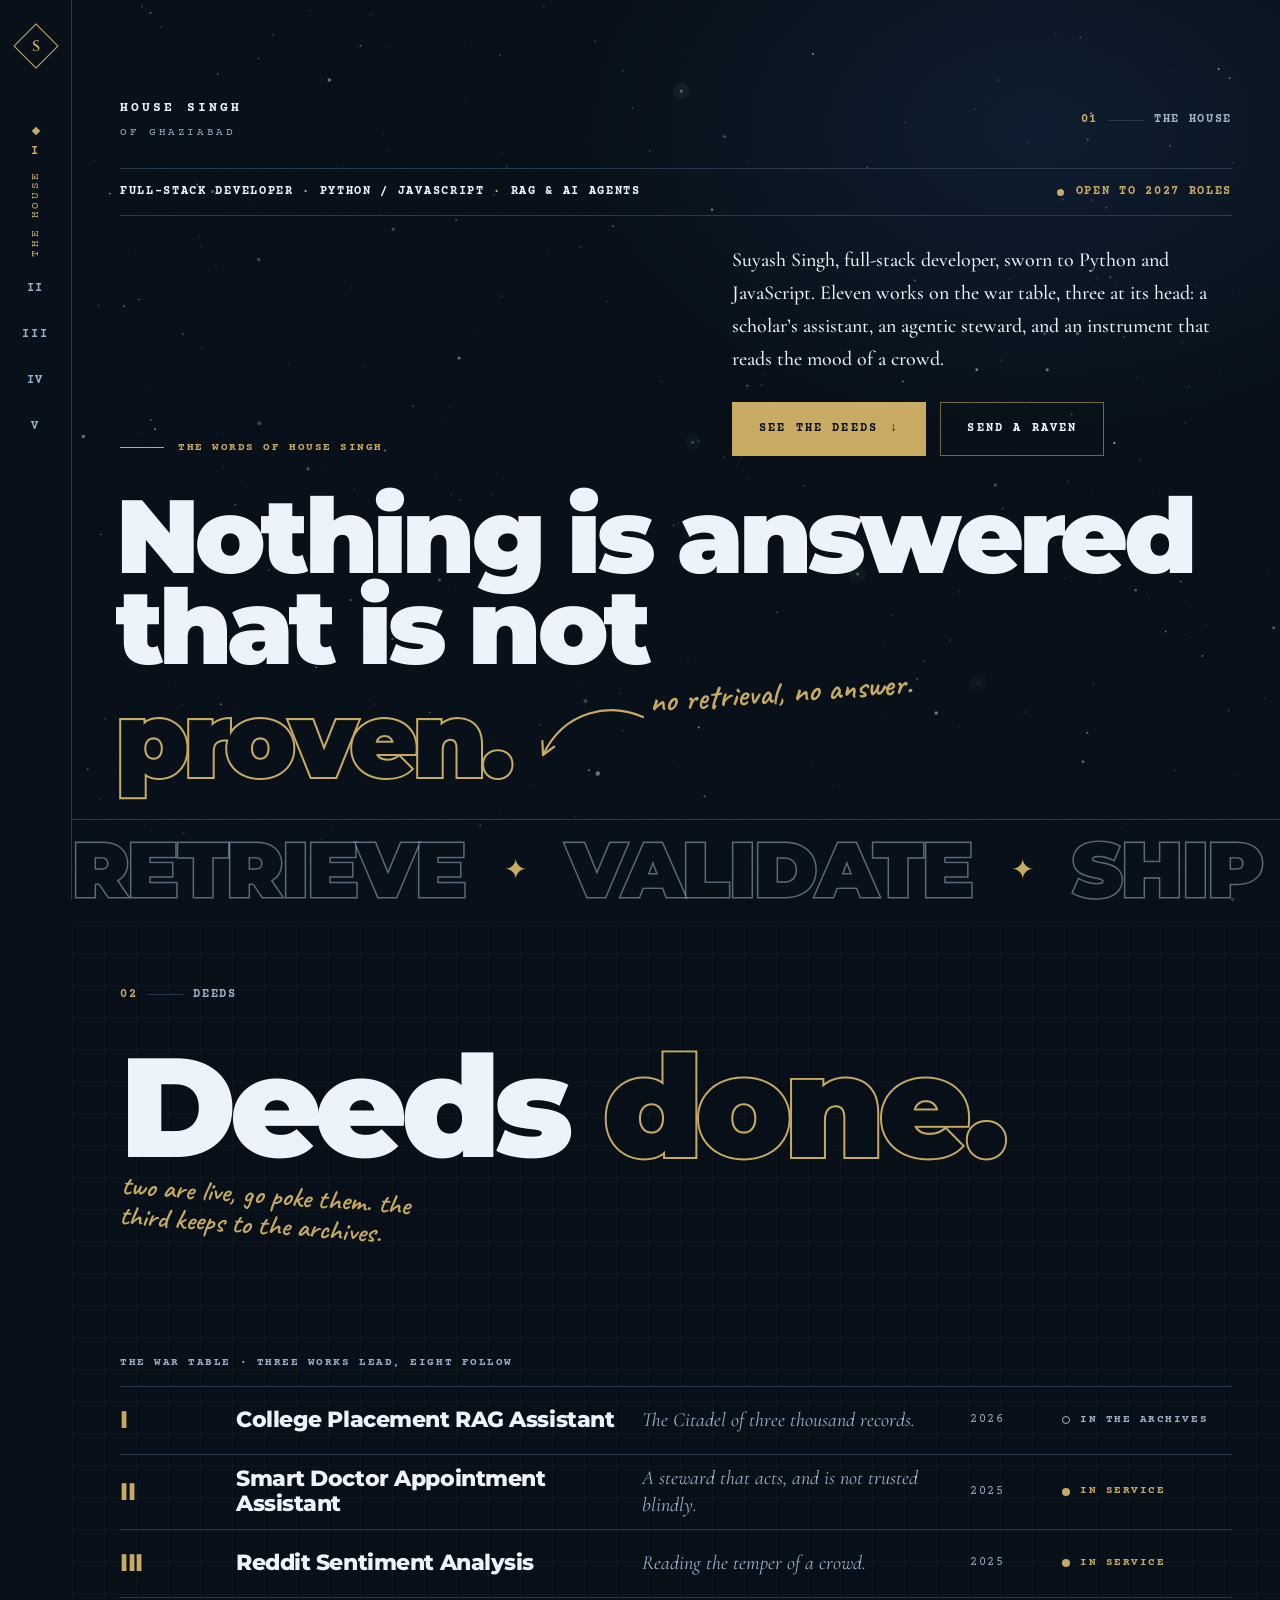
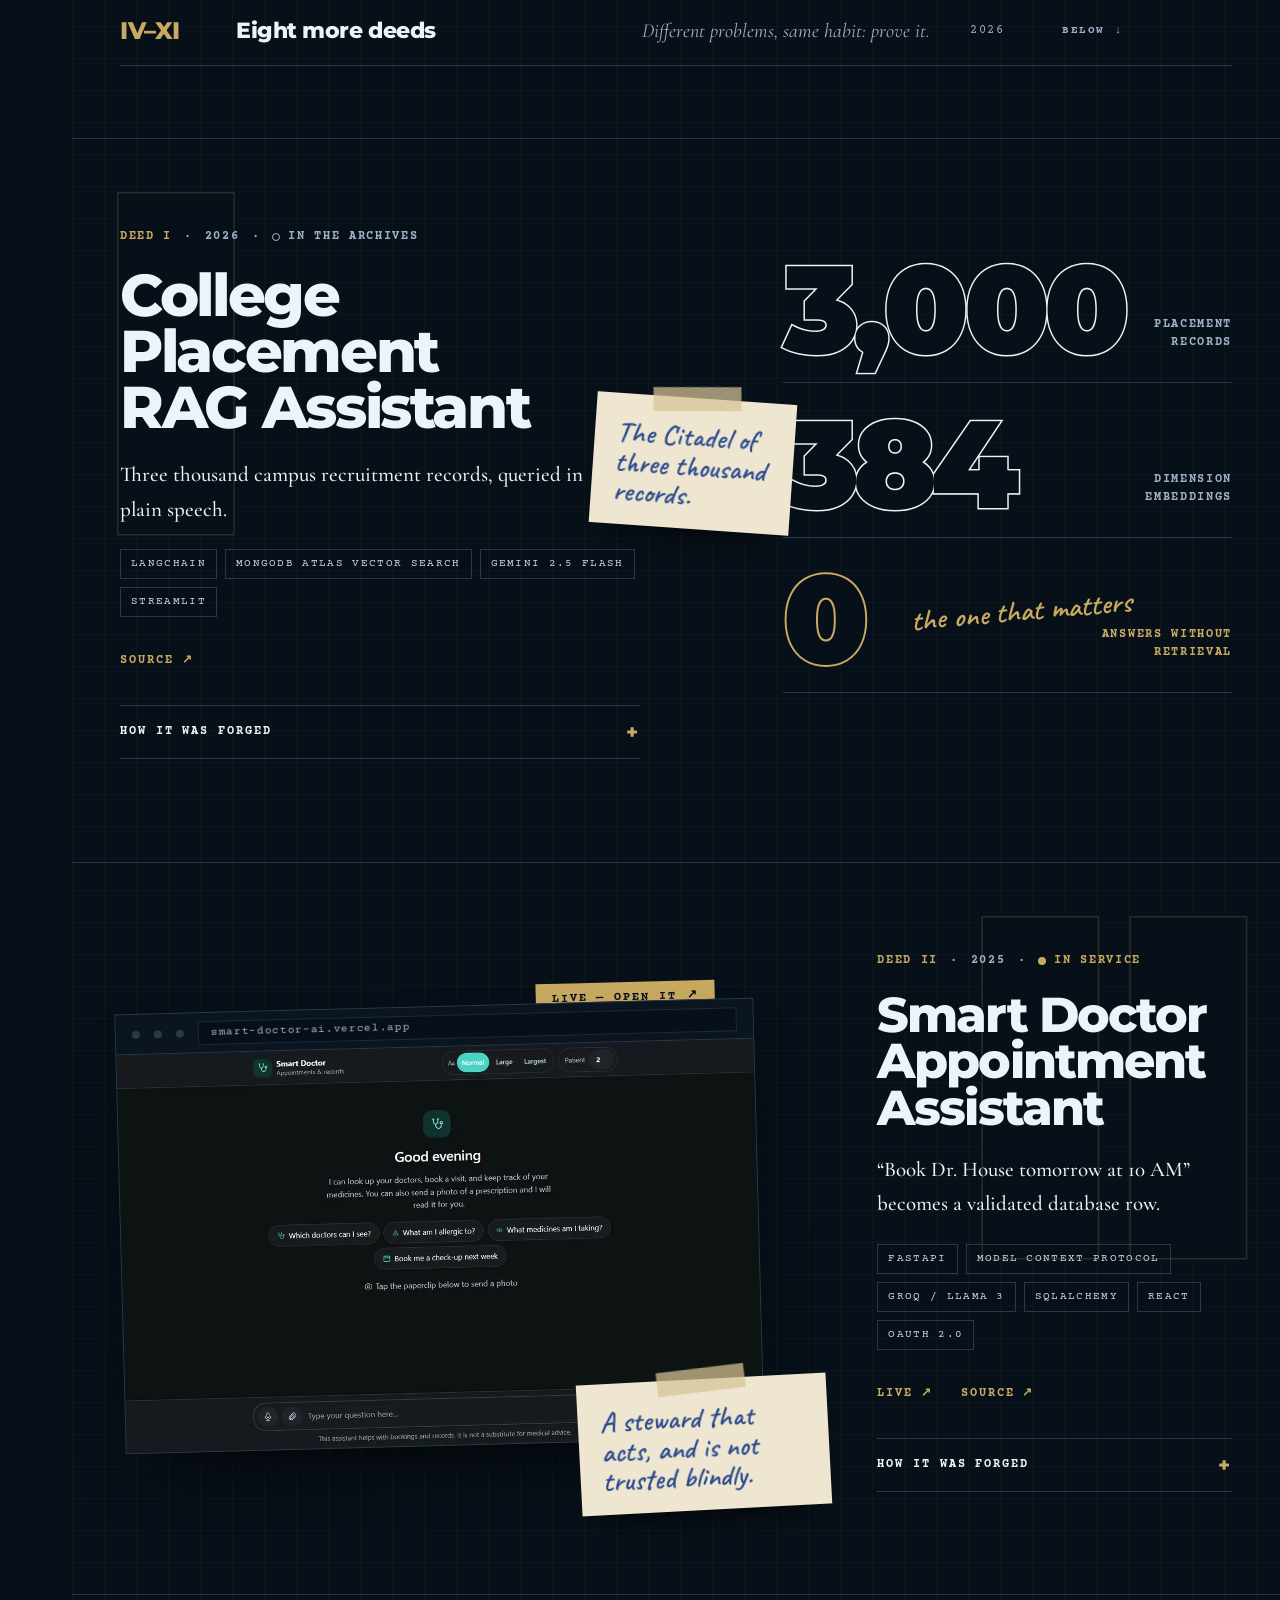
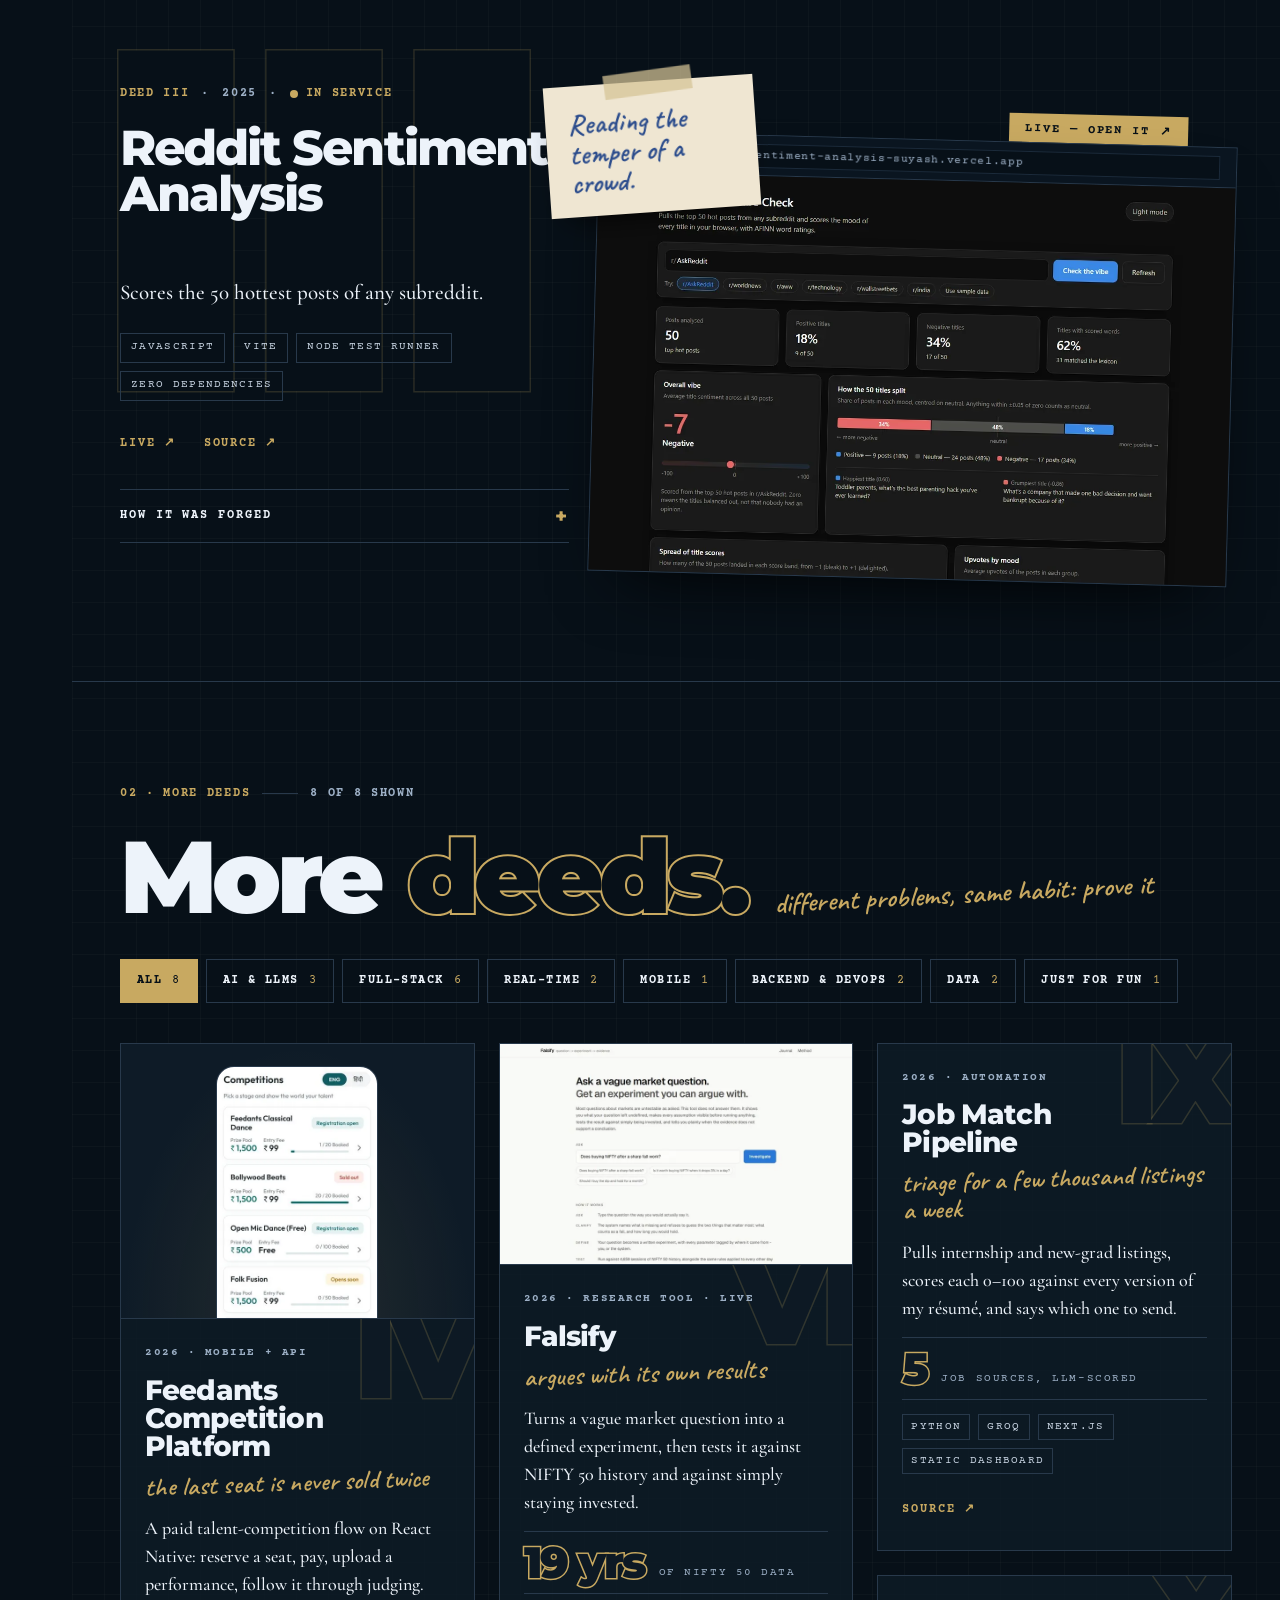
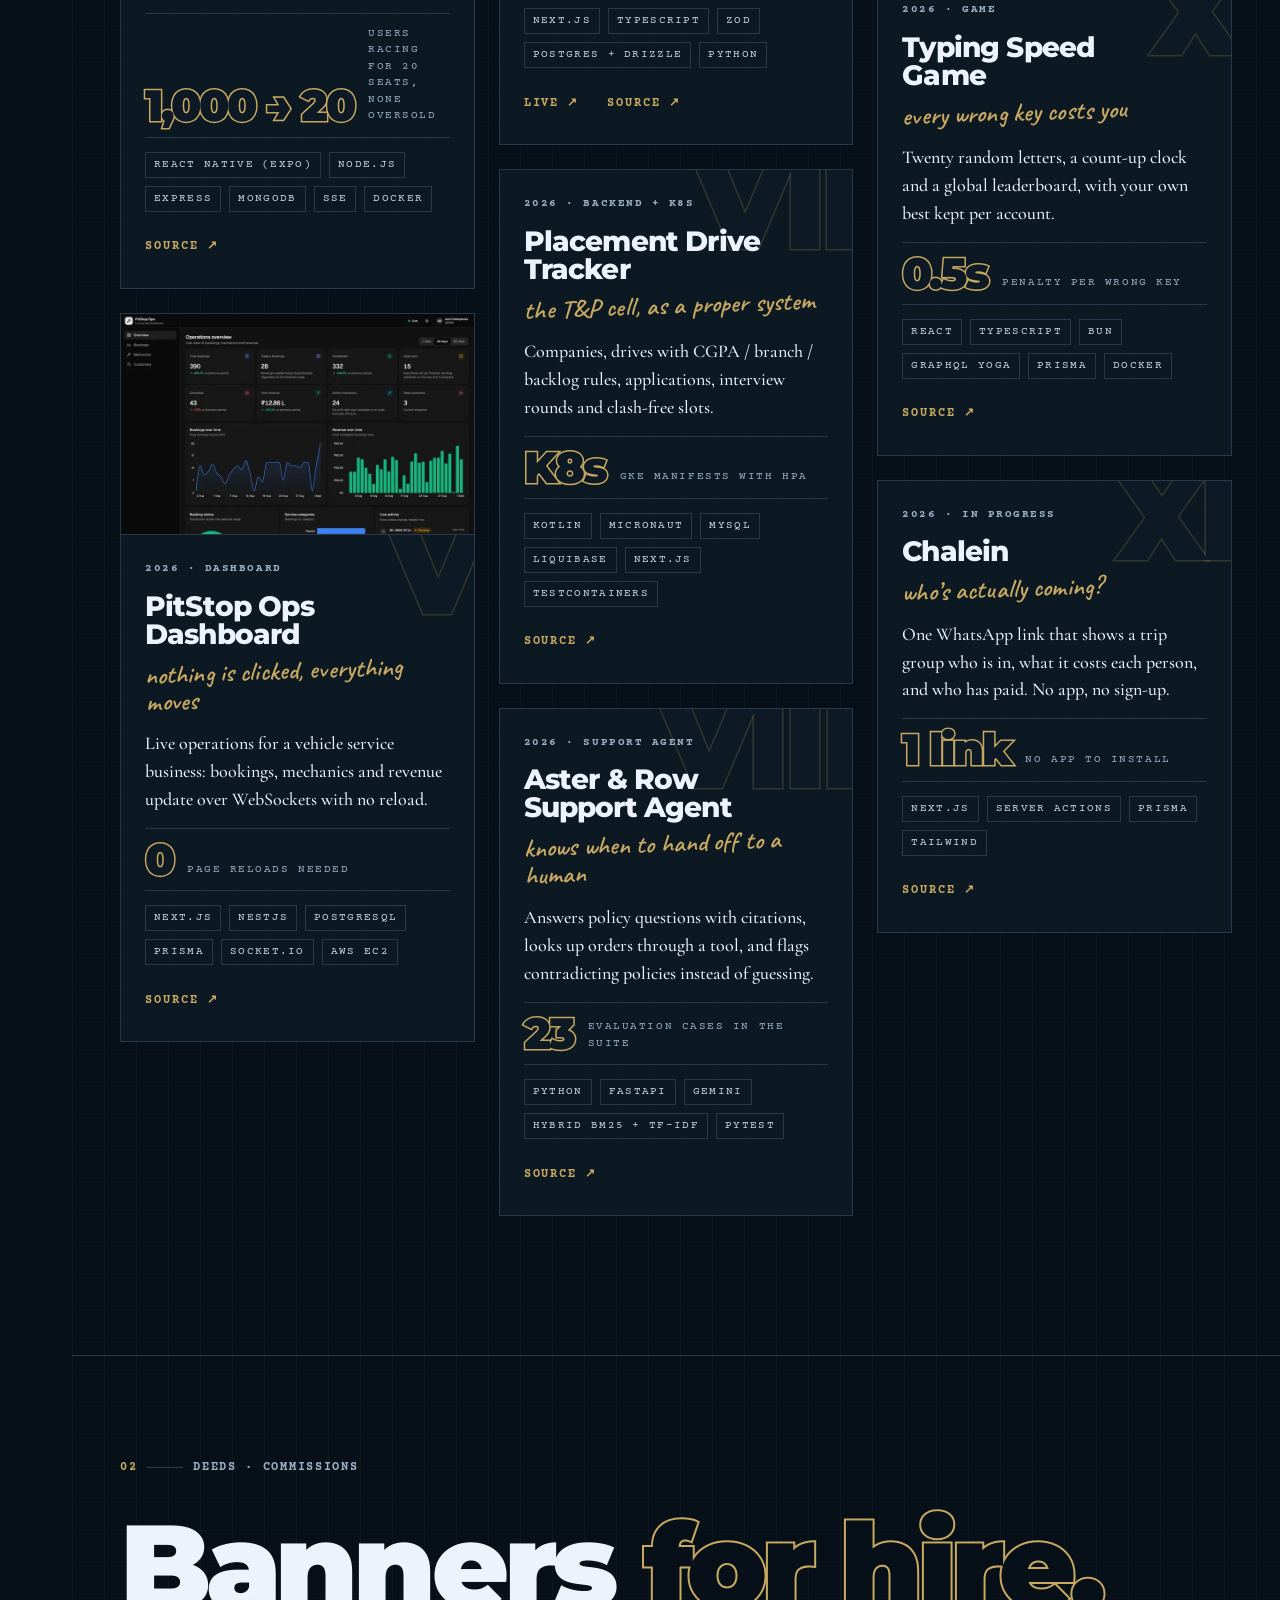
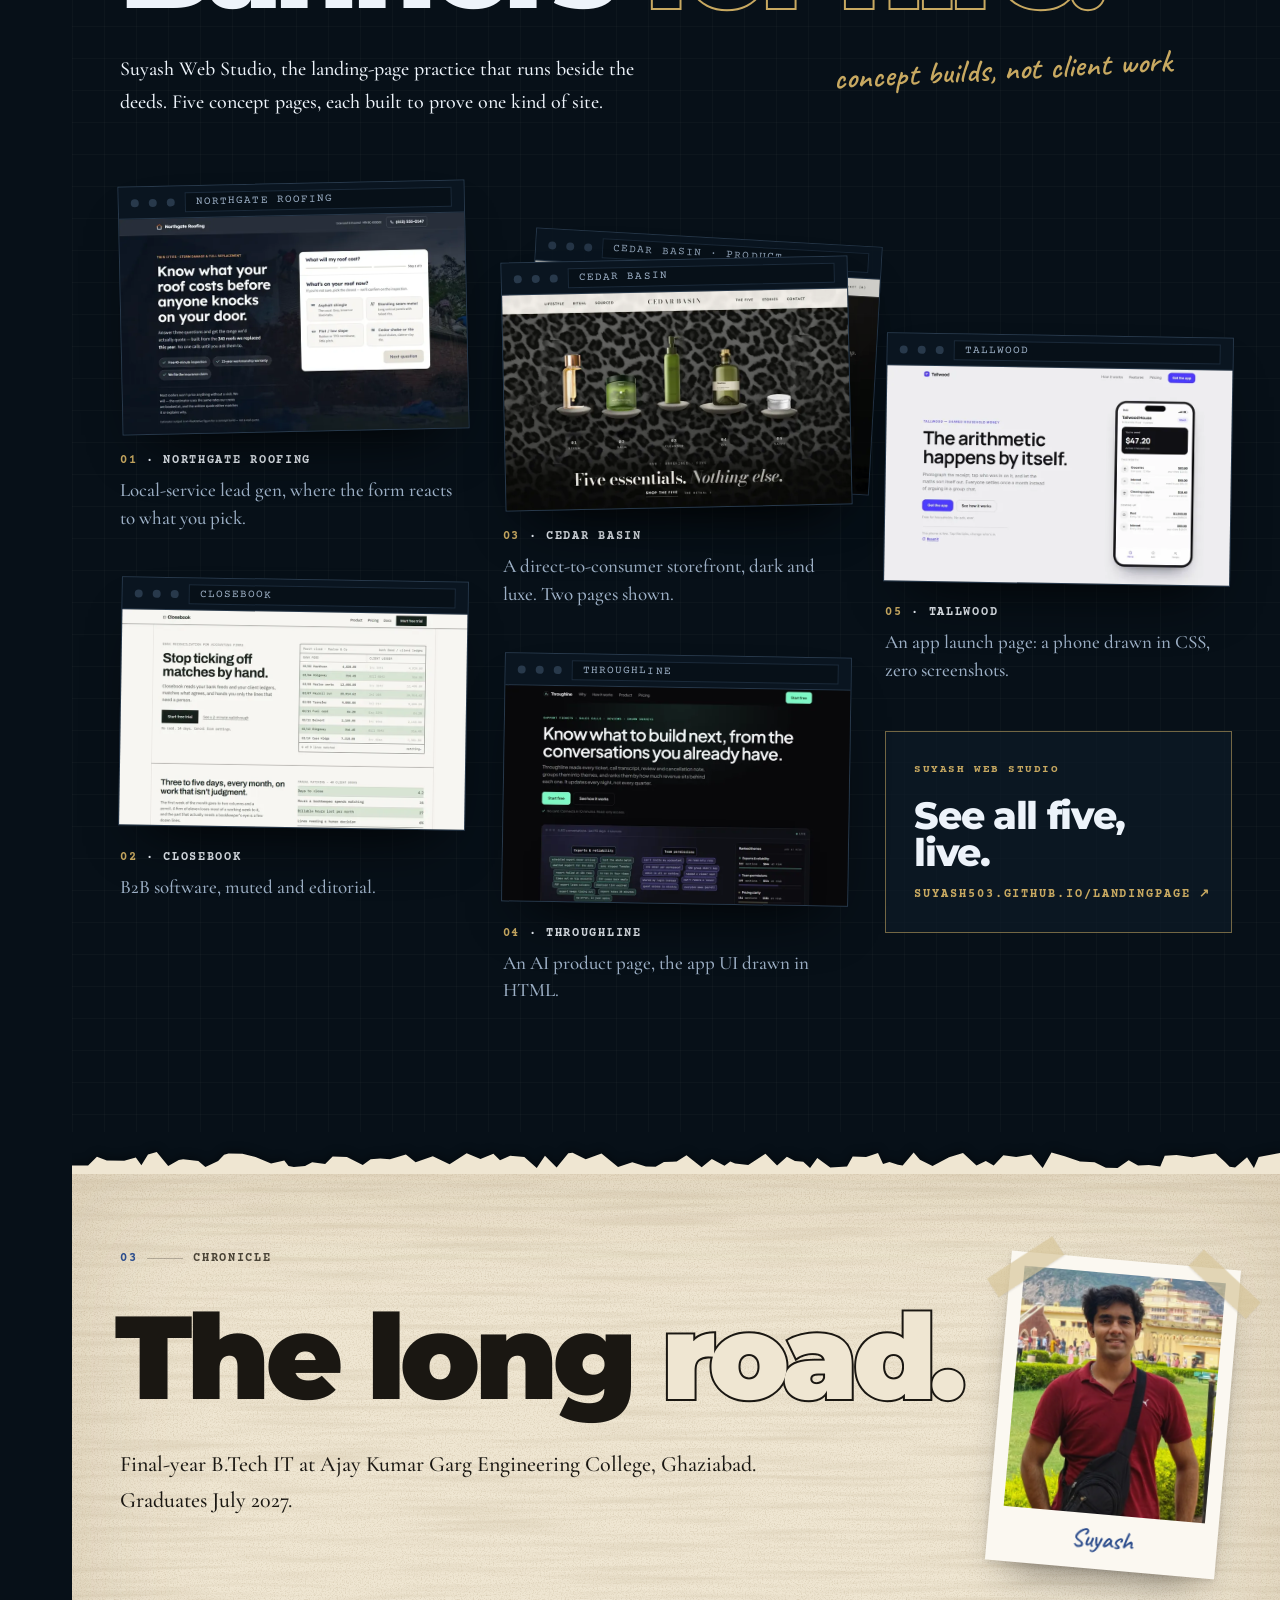
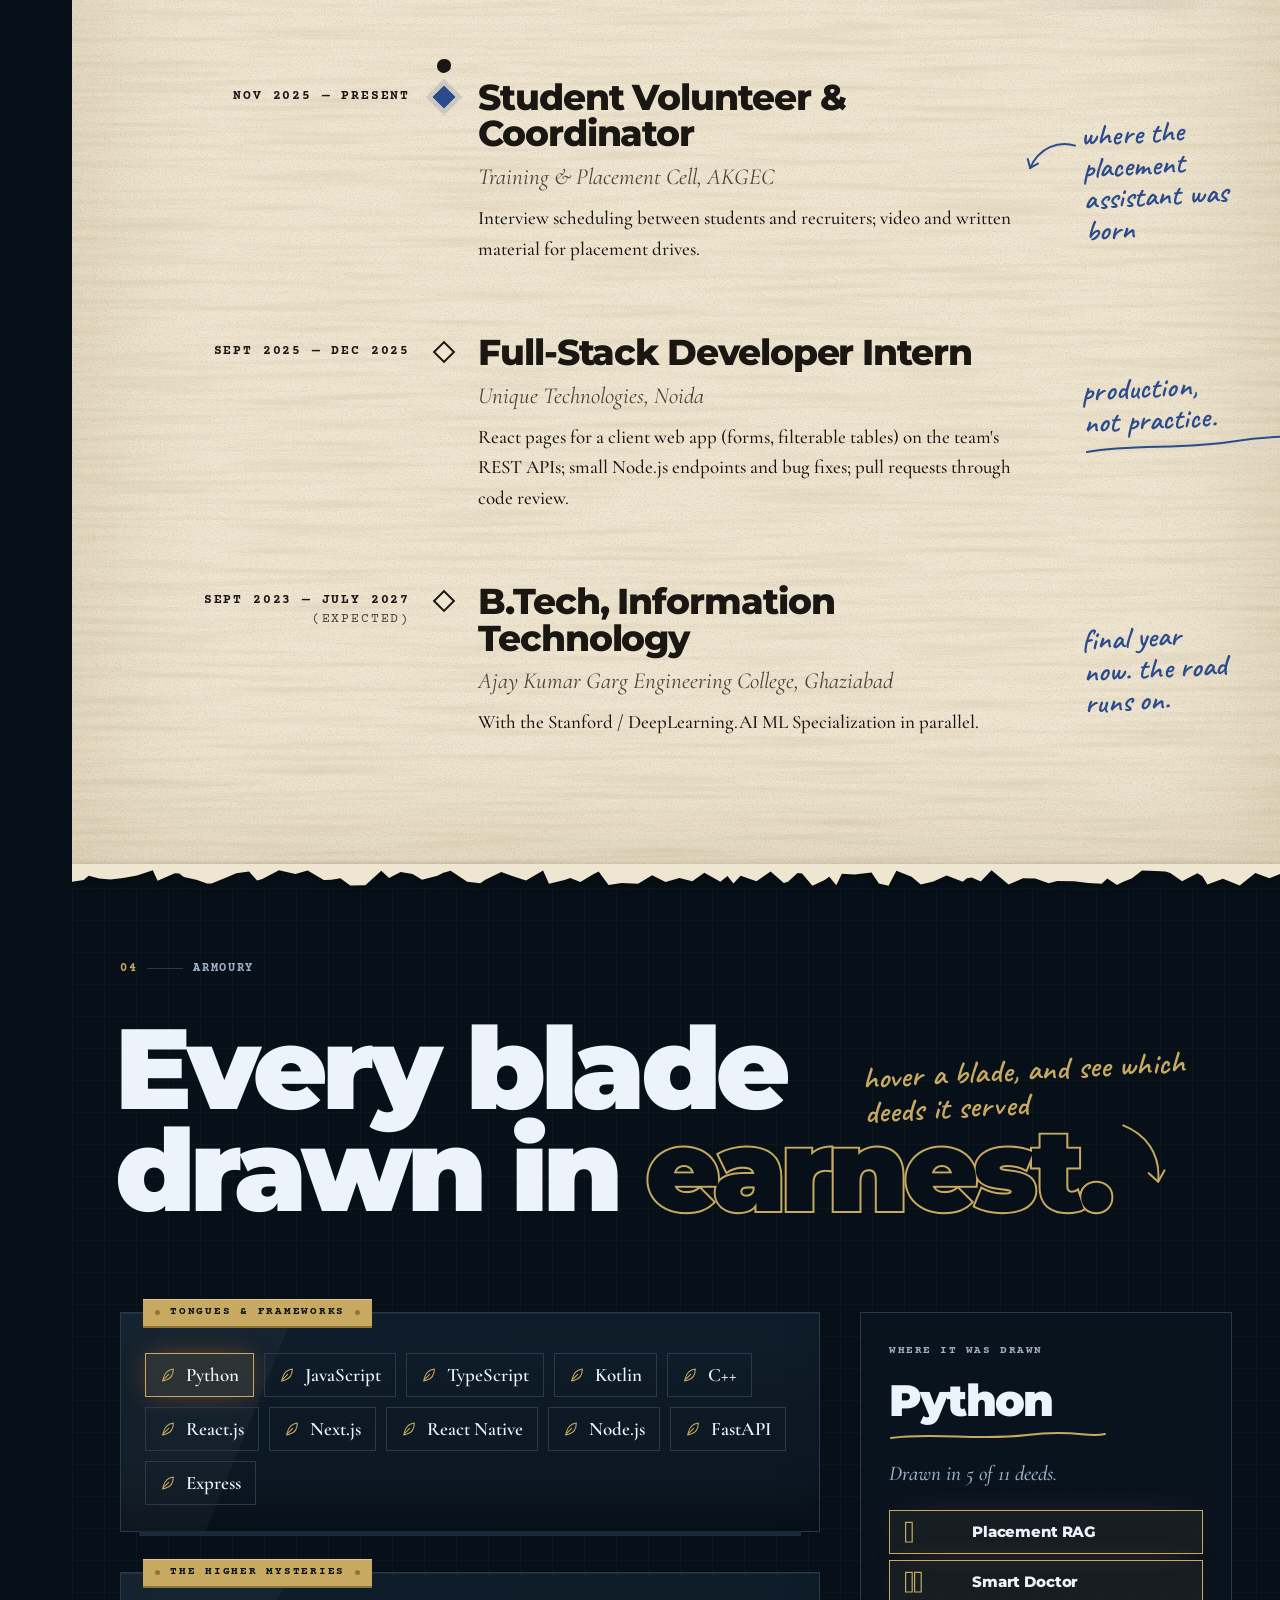
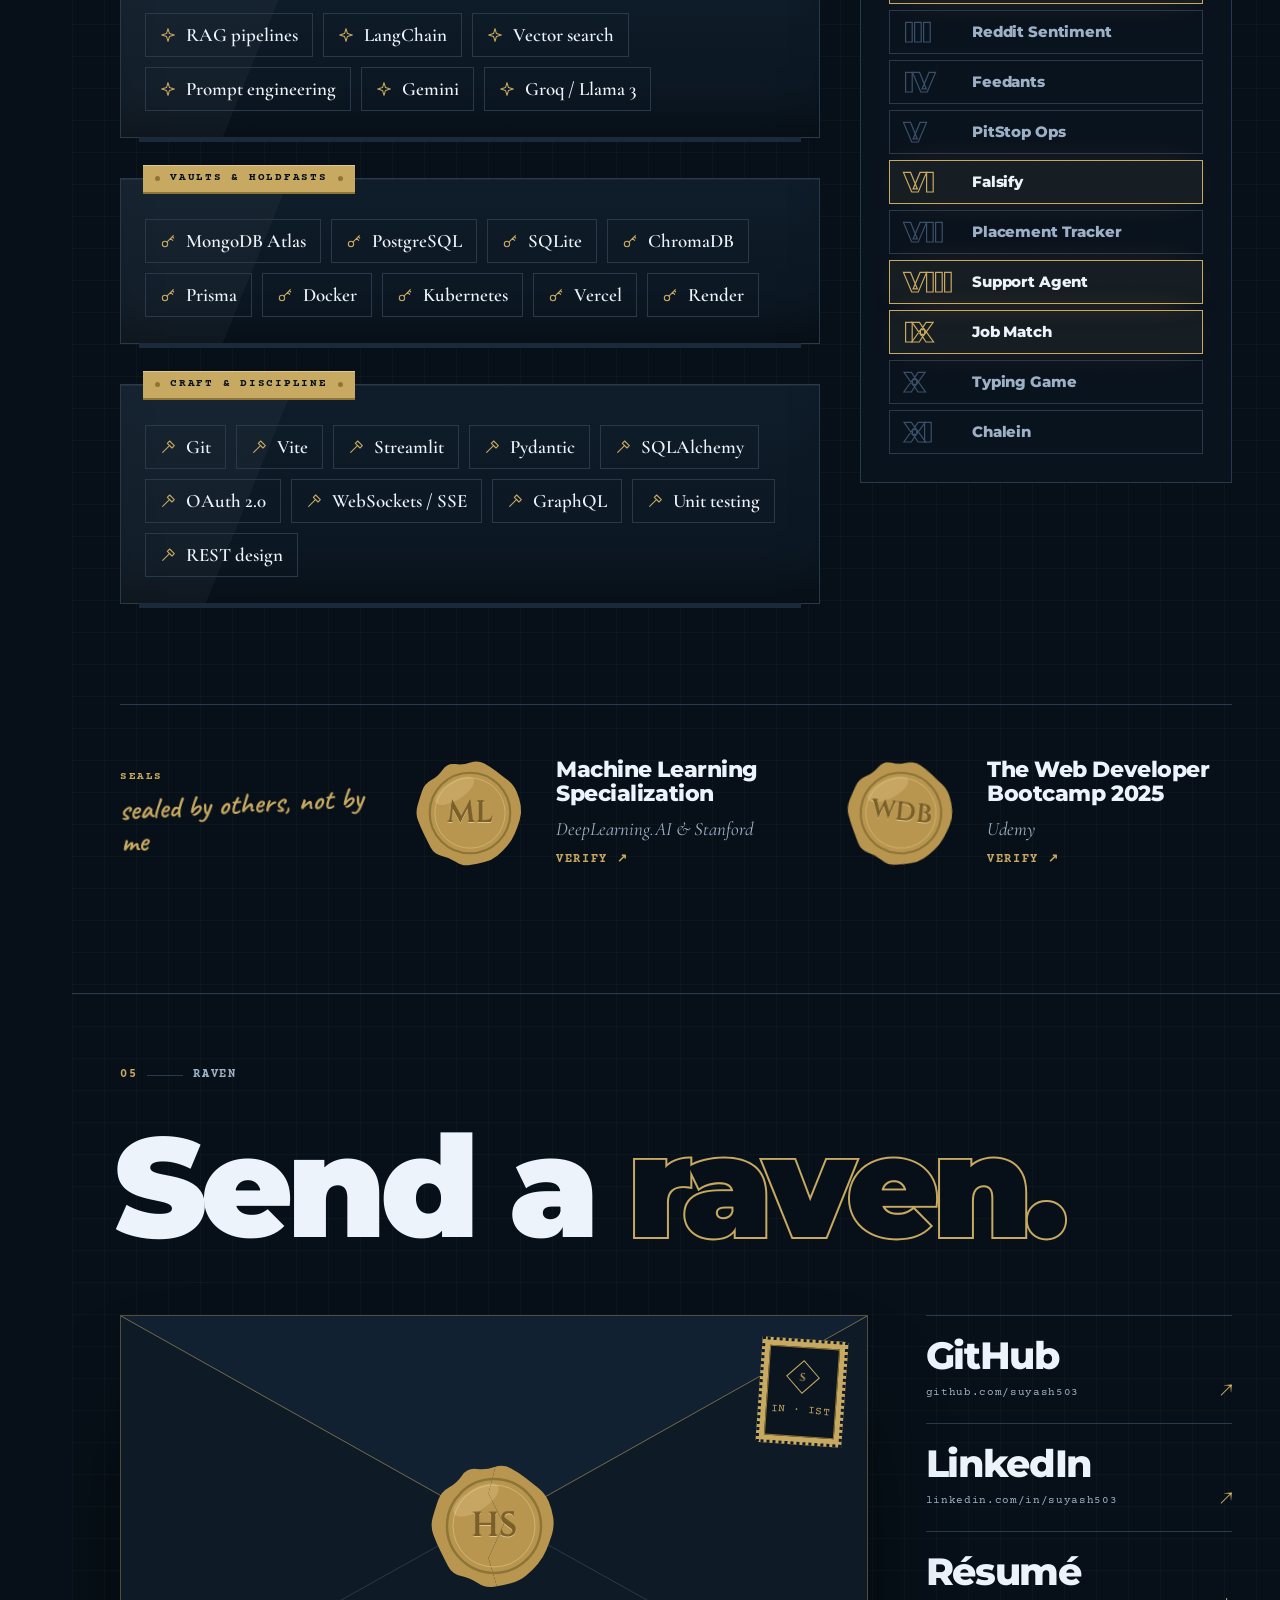
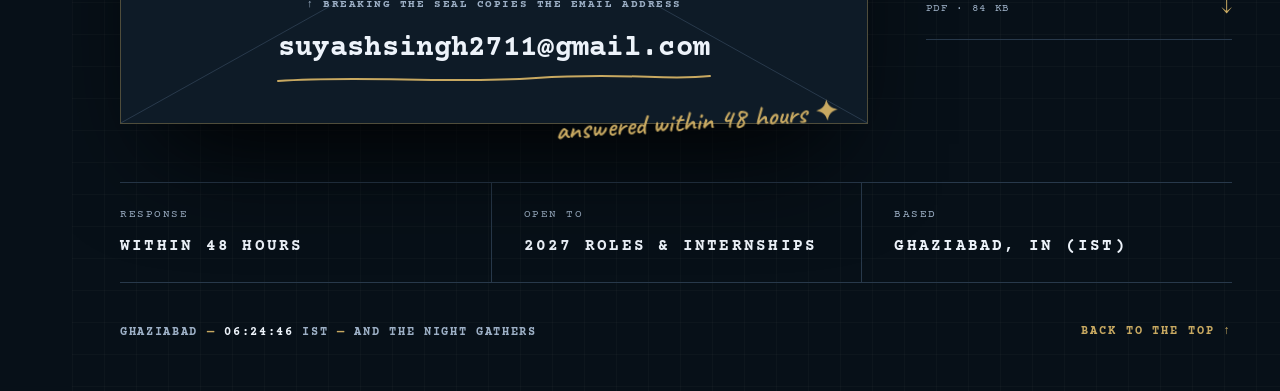
<file: index.html>
<!doctype html>
<html lang="en">
<head>
<meta charset="utf-8">
<meta name="viewport" content="width=device-width, initial-scale=1">
<title>Suyash Singh — Full-Stack &amp; AI Developer</title>
<meta name="description" content="Suyash Singh, full-stack developer (Python &amp; JavaScript) building RAG pipelines and AI agents. Final-year B.Tech IT at AKGEC, Ghaziabad. Open to 2027 roles and internships.">
<meta name="theme-color" content="#071018">
<link rel="canonical" href="https://el-portafolio-beta.vercel.app/">
<meta property="og:type" content="website">
<meta property="og:url" content="https://el-portafolio-beta.vercel.app/">
<meta property="og:title" content="Suyash Singh — Full-Stack &amp; AI Developer">
<meta property="og:description" content="Nothing is answered that is not proven. Full-stack developer, Python &amp; JavaScript, RAG and AI agents. Open to 2027 roles.">
<meta name="twitter:card" content="summary">
<meta name="twitter:title" content="Suyash Singh — Full-Stack &amp; AI Developer">
<meta name="twitter:description" content="Nothing is answered that is not proven. Full-stack developer, Python &amp; JavaScript, RAG and AI agents. Open to 2027 roles.">
<link rel="icon" href="data:image/svg+xml,%3Csvg xmlns='http://www.w3.org/2000/svg' viewBox='0 0 100 100'%3E%3Crect width='100' height='100' fill='%23071018'/%3E%3Crect x='30' y='30' width='40' height='40' fill='none' stroke='%23C8A961' stroke-width='4' transform='rotate(45 50 50)'/%3E%3Ctext x='50' y='61' text-anchor='middle' font-family='Georgia,serif' font-size='30' font-weight='600' fill='%23C8A961'%3ES%3C/text%3E%3C/svg%3E">
<link rel="preconnect" href="https://fonts.googleapis.com">
<link rel="preconnect" href="https://fonts.gstatic.com" crossorigin>
<link rel="stylesheet" href="https://fonts.googleapis.com/css2?family=Caveat:wght@500;600;700&amp;family=Cinzel:wght@600&amp;family=Cormorant+Garamond:ital,wght@0,400;0,500;0,600;1,400;1,500&amp;family=Courier+Prime:wght@400;700&amp;family=Montserrat:wght@700;800;900&amp;display=swap">
<link rel="stylesheet" href="styles.css">
<script>document.documentElement.classList.add('js')</script>
<script src="main.js" defer></script>
</head>
<body>
<a class="skip" href="#deeds">Skip to the work</a>

<nav class="rail" aria-label="Sections">
<a class="md" href="#house" aria-label="House Singh, back to the top"><span>S</span></a>
<a class="rl" href="#house" data-nav="house"><span>I</span><em>The House</em></a>
<a class="rl" href="#deeds" data-nav="deeds"><span>II</span><em>Deeds</em></a>
<a class="rl" href="#chronicle" data-nav="chronicle"><span>III</span><em>Chronicle</em></a>
<a class="rl" href="#armoury" data-nav="armoury"><span>IV</span><em>Armoury</em></a>
<a class="rl" href="#raven" data-nav="raven"><span>V</span><em>Raven</em></a>
</nav>

<nav class="pillbar" aria-label="Sections">
<div class="pill">
<a class="pill-md" href="#house" aria-label="House Singh, back to the top"><span class="md md-sm"><span>S</span></span></a>
<a href="#house" data-nav="house"><span class="pn">I</span><span class="pl">House</span></a>
<a href="#deeds" data-nav="deeds"><span class="pn">II</span><span class="pl">Deeds</span></a>
<a href="#chronicle" data-nav="chronicle"><span class="pn">III</span><span class="pl">Chronicle</span></a>
<a href="#armoury" data-nav="armoury"><span class="pn">IV</span><span class="pl">Armoury</span></a>
<a href="#raven" data-nav="raven"><span class="pn">V</span><span class="pl">Raven</span></a>
</div>
</nav>

<span class="c-ring" aria-hidden="true"></span>
<span class="c-dot" aria-hidden="true"></span>

<main>

<section id="house" class="house" aria-labelledby="house-t">
<canvas class="sky" aria-hidden="true"></canvas>
<div class="wrap house-in">
<header class="house-top">
<div class="lockup">
<p class="mono lk-1">House Singh</p>
<p class="mono lk-2">of Ghaziabad</p>
</div>
<p class="secno"><b>01</b><i></i>The House</p>
</header>

<div class="strip">
<p class="mono"><span>Full-stack developer</span> <span class="gold">·</span> <span>Python / JavaScript</span> <span class="gold">·</span> <span>RAG &amp; AI agents</span></p>
<p class="mono open"><span class="pulse" aria-hidden="true"></span>Open to 2027 roles</p>
</div>

<div class="house-mid">
<p class="mono epigraph"><span aria-hidden="true"></span>The words of House Singh</p>
<div class="intro">
<p class="body">Suyash Singh, full-stack developer, sworn to Python and JavaScript. Eleven works on the war table, three at its head: a scholar’s assistant, an agentic steward, and an instrument that reads the mood of a crowd.</p>
<div class="btns">
<a class="btn btn-gold" href="#deeds">See the deeds <span aria-hidden="true">↓</span></a>
<a class="btn btn-ghost" href="#raven">Send a raven</a>
</div>
</div>
</div>

<h1 id="house-t" class="disp hero-h rv">
<span class="ln"><span class="w" style="--i:0">Nothing</span> <span class="w" style="--i:1">is</span> <span class="w" style="--i:2">answered</span></span>
<span class="ln"><span class="w" style="--i:3">that</span> <span class="w" style="--i:4">is</span> <span class="w" style="--i:5">not</span></span>
<span class="ln ln-last"><span class="w o o2 gold" style="--i:6">proven.</span><span class="margin-note" aria-hidden="true"><svg class="mn-arrow" width="120" height="72" viewBox="0 0 120 72"><path d="M112 16 C 80 2, 34 8, 12 54"/><path d="M23.3 45.7 L12 54 L11.4 40"/></svg><span class="hand">no retrieval, no answer.</span></span></span>
</h1>
</div>

<div class="marquee" aria-hidden="true">
<div class="mq">
<div class="mq-set"><span class="disp o">RETRIEVE</span><i>✦</i><span class="disp o">VALIDATE</span><i>✦</i><span class="disp o">SHIP</span><i>✦</i><span class="disp o gold">PROVE</span><i>✦</i></div>
<div class="mq-set"><span class="disp o">RETRIEVE</span><i>✦</i><span class="disp o">VALIDATE</span><i>✦</i><span class="disp o">SHIP</span><i>✦</i><span class="disp o gold">PROVE</span><i>✦</i></div>
</div>
</div>
</section>

<section id="deeds" class="deeds grid-bg" aria-labelledby="deeds-t">
<div class="wrap deeds-open">
<p class="secno"><b>02</b><i></i>Deeds</p>
<div class="deeds-head">
<h2 id="deeds-t" class="disp sec-h rv"><span class="w" style="--i:0">Deeds</span> <span class="w o o2 gold" style="--i:1">done.</span></h2>
<p class="hand note-deeds">two are live, go poke them. the third keeps to the archives.</p>
</div>

<p class="mono ledger-label">The war table · three works lead, eight follow</p>
<ol class="ledger">
<li><a href="#deed-1"><span class="lg-n disp">I</span><span class="lg-t disp">College Placement RAG Assistant</span><span class="lg-e">The Citadel of three thousand records.</span><span class="lg-y mono">2026</span><span class="lg-s mono"><i class="dot hollow" aria-hidden="true"></i>In the archives</span></a></li>
<li><a href="#deed-2"><span class="lg-n disp">II</span><span class="lg-t disp">Smart Doctor Appointment Assistant</span><span class="lg-e">A steward that acts, and is not trusted blindly.</span><span class="lg-y mono">2025</span><span class="lg-s mono live-s"><i class="dot pulse" aria-hidden="true"></i>In service</span></a></li>
<li><a href="#deed-3"><span class="lg-n disp">III</span><span class="lg-t disp">Reddit Sentiment Analysis</span><span class="lg-e">Reading the temper of a crowd.</span><span class="lg-y mono">2025</span><span class="lg-s mono live-s"><i class="dot pulse" aria-hidden="true"></i>In service</span></a></li>
<li><a href="#more"><span class="lg-n disp">IV–XI</span><span class="lg-t disp">Eight more deeds</span><span class="lg-e">Different problems, same habit: prove it.</span><span class="lg-y mono">2026</span><span class="lg-s mono">Below <span aria-hidden="true">↓</span></span></a></li>
</ol>
</div>

<article id="deed-1" class="deed deed-1" aria-labelledby="deed-1-t">
<div class="wrap deed-in">
<span class="numeral disp o" aria-hidden="true">I</span>
<div class="deed-head">
<p class="mono meta"><span class="gold">Deed I</span><span>·</span><span>2026</span><span>·</span><span class="status"><i class="dot hollow" aria-hidden="true"></i>In the archives</span></p>
<h3 id="deed-1-t" class="disp deed-t">College Placement RAG Assistant</h3>
</div>
<div class="stats">
<p class="note note-1">The Citadel of three thousand records.</p>
<p class="stat"><span class="disp o">3,000</span><span class="mono">Placement records</span></p>
<p class="stat"><span class="disp o">384</span><span class="mono">Dimension embeddings</span></p>
<p class="stat stat-key"><span class="disp o o2 gold">0</span><span class="hand stat-note" aria-hidden="true">the one that matters</span><span class="mono gold">Answers without retrieval</span></p>
</div>
<div class="deed-body">
<p class="body">Three thousand campus recruitment records, queried in plain speech.</p>
<ul class="tags"><li>LangChain</li><li>MongoDB Atlas Vector Search</li><li>Gemini 2.5 Flash</li><li>Streamlit</li></ul>
<p class="links"><a class="lk" href="https://github.com/suyash503/placement-rag" target="_blank" rel="noopener">Source <span aria-hidden="true">↗</span></a></p>
<div class="drawer">
<button class="drawer-btn" type="button" aria-expanded="false" aria-controls="forged-1"><span>How it was forged</span><b aria-hidden="true">+</b></button>
<ul class="forged" id="forged-1" hidden>
<li><span>i.</span>Every answer is grounded in retrieved records. No retrieval, no answer.</li>
<li><span>ii.</span>Hard eligibility filters on CGPA, branch and 10th / 12th %.</li>
<li><span>iii.</span>all-MiniLM-L6-v2 embeddings (384 dimensions) searched in MongoDB Atlas; Gemini 2.5 Flash writes from what was found.</li>
</ul>
</div>
</div>
</div>
</article>

<article id="deed-2" class="deed deed-2" aria-labelledby="deed-2-t">
<div class="wrap deed-in">
<span class="numeral disp o" aria-hidden="true">II</span>
<div class="deed-head">
<p class="mono meta"><span class="gold">Deed II</span><span>·</span><span>2025</span><span>·</span><span class="status gold"><i class="dot pulse" aria-hidden="true"></i>In service</span></p>
<h3 id="deed-2-t" class="disp deed-t">Smart Doctor Appointment Assistant</h3>
</div>
<div class="fw">
<a class="live" href="https://smart-doctor-ai.vercel.app" target="_blank" rel="noopener">Live — open it <span aria-hidden="true">↗</span></a>
<div class="frame">
<div class="chrome" aria-hidden="true"><i></i><i></i><i></i><span>smart-doctor-ai.vercel.app</span></div>
<img src="assets/smart-doctor.webp" width="1200" height="750" loading="lazy" decoding="async" alt="The live Smart Doctor assistant: a chat home screen offering to look up doctors, book a visit and track medicines.">
</div>
<p class="note note-2">A steward that acts, and is not trusted blindly.</p>
</div>
<div class="deed-body">
<p class="body">“Book Dr. House tomorrow at 10 AM” becomes a validated database row.</p>
<ul class="tags"><li>FastAPI</li><li>Model Context Protocol</li><li>Groq / Llama 3</li><li>SQLAlchemy</li><li>React</li><li>OAuth 2.0</li></ul>
<p class="links"><a class="lk" href="https://smart-doctor-ai.vercel.app" target="_blank" rel="noopener">Live <span aria-hidden="true">↗</span></a><a class="lk" href="https://github.com/suyash503/Smart-doctor-appointment-system" target="_blank" rel="noopener">Source <span aria-hidden="true">↗</span></a></p>
<div class="drawer">
<button class="drawer-btn" type="button" aria-expanded="false" aria-controls="forged-2"><span>How it was forged</span><b aria-hidden="true">+</b></button>
<ul class="forged" id="forged-2" hidden>
<li><span>i.</span>Pydantic schemas reject hallucinated output before it becomes a row.</li>
<li><span>ii.</span>Google Calendar sync degrades gracefully.</li>
<li><span>iii.</span>FastAPI and the Model Context Protocol behind a React front end; sign-in over OAuth 2.0.</li>
</ul>
</div>
</div>
</div>
</article>

<article id="deed-3" class="deed deed-3" aria-labelledby="deed-3-t">
<div class="wrap deed-in">
<span class="numeral disp o" aria-hidden="true">III</span>
<div class="deed-head">
<p class="mono meta"><span class="gold">Deed III</span><span>·</span><span>2025</span><span>·</span><span class="status gold"><i class="dot pulse" aria-hidden="true"></i>In service</span></p>
<h3 id="deed-3-t" class="disp deed-t">Reddit Sentiment Analysis</h3>
</div>
<div class="fw r">
<a class="live" href="https://reddit-sentiment-analysis-suyash.vercel.app" target="_blank" rel="noopener">Live — open it <span aria-hidden="true">↗</span></a>
<div class="frame">
<div class="chrome" aria-hidden="true"><i></i><i></i><i></i><span>reddit-sentiment-analysis-suyash.vercel.app</span></div>
<img src="assets/reddit-sentiment.webp" width="1200" height="750" loading="lazy" decoding="async" alt="The Reddit Sentiment Analysis dashboard scoring r/AskReddit: 50 posts analysed, overall vibe minus 7, negative.">
</div>
<p class="note note-3">Reading the temper of a crowd.</p>
</div>
<div class="deed-body">
<p class="body">Scores the 50 hottest posts of any subreddit.</p>
<ul class="tags"><li>JavaScript</li><li>Vite</li><li>Node test runner</li><li>Zero dependencies</li></ul>
<p class="links"><a class="lk" href="https://reddit-sentiment-analysis-suyash.vercel.app" target="_blank" rel="noopener">Live <span aria-hidden="true">↗</span></a><a class="lk" href="https://github.com/suyash503/Reddit-Sentiment-Analysis" target="_blank" rel="noopener">Source <span aria-hidden="true">↗</span></a></p>
<div class="drawer">
<button class="drawer-btn" type="button" aria-expanded="false" aria-controls="forged-3"><span>How it was forged</span><b aria-hidden="true">+</b></button>
<ul class="forged" id="forged-3" hidden>
<li><span>i.</span>Every title is scored in the browser with AFINN word ratings.</li>
<li><span>ii.</span>33 offline unit tests run in under a second on Node’s own test runner.</li>
<li><span>iii.</span>Zero dependencies: plain JavaScript, built with Vite.</li>
</ul>
</div>
</div>
</div>
</article>

<div id="more" class="more">
<div class="wrap">
<div class="more-head">
<p class="mono more-label"><span class="gold">02 · More deeds</span><i aria-hidden="true"></i><span class="more-count" aria-live="polite">8 of 8 shown</span></p>
<div class="more-title">
<h3 class="disp more-h rv"><span class="w" style="--i:0">More</span> <span class="w o o2 gold" style="--i:1">deeds.</span></h3>
<p class="hand">different problems, same habit: prove it</p>
</div>
<div class="filters" role="group" aria-label="Filter the eight projects">
<button type="button" class="filter" data-filter="all" aria-pressed="true">All <span>8</span></button>
<button type="button" class="filter" data-filter="ai" aria-pressed="false">AI &amp; LLMs <span>3</span></button>
<button type="button" class="filter" data-filter="fullstack" aria-pressed="false">Full-stack <span>6</span></button>
<button type="button" class="filter" data-filter="realtime" aria-pressed="false">Real-time <span>2</span></button>
<button type="button" class="filter" data-filter="mobile" aria-pressed="false">Mobile <span>1</span></button>
<button type="button" class="filter" data-filter="devops" aria-pressed="false">Backend &amp; DevOps <span>2</span></button>
<button type="button" class="filter" data-filter="data" aria-pressed="false">Data <span>2</span></button>
<button type="button" class="filter" data-filter="fun" aria-pressed="false">Just for fun <span>1</span></button>
</div>
</div>

<div class="cards">

<article class="card" id="more-iv" data-tags="fullstack realtime mobile" aria-labelledby="more-iv-t">
<div class="card-shot phone"><img src="assets/feedants.webp" width="360" height="779" loading="lazy" decoding="async" alt="Competitions list screen of the Feedants mobile app."></div>
<div class="card-body">
<span class="card-n disp o" aria-hidden="true">IV</span>
<p class="mono meta">2026 · Mobile + API</p>
<h4 id="more-iv-t" class="disp card-t">Feedants Competition Platform</h4>
<p class="hand card-note">the last seat is never sold twice</p>
<p class="card-one">A paid talent-competition flow on React Native: reserve a seat, pay, upload a performance, follow it through judging.</p>
<p class="card-stat"><span class="disp o">1,000 → 20</span><span class="mono">Users racing for 20 seats, none oversold</span></p>
<ul class="tags sm"><li>React Native (Expo)</li><li>Node.js</li><li>Express</li><li>MongoDB</li><li>SSE</li><li>Docker</li></ul>
<p class="links"><a class="lk" href="https://github.com/suyash503/feedants-competition-platform" target="_blank" rel="noopener">Source <span aria-hidden="true">↗</span></a></p>
</div>
</article>

<article class="card" id="more-v" data-tags="fullstack realtime devops" aria-labelledby="more-v-t">
<div class="card-shot"><img src="assets/pitstop.webp" width="800" height="500" loading="lazy" decoding="async" alt="PitStop Ops overview with KPIs, charts and live activity."></div>
<div class="card-body">
<span class="card-n disp o" aria-hidden="true">V</span>
<p class="mono meta">2026 · Dashboard</p>
<h4 id="more-v-t" class="disp card-t">PitStop Ops Dashboard</h4>
<p class="hand card-note">nothing is clicked, everything moves</p>
<p class="card-one">Live operations for a vehicle service business: bookings, mechanics and revenue update over WebSockets with no reload.</p>
<p class="card-stat"><span class="disp o">0</span><span class="mono">Page reloads needed</span></p>
<ul class="tags sm"><li>Next.js</li><li>NestJS</li><li>PostgreSQL</li><li>Prisma</li><li>Socket.IO</li><li>AWS EC2</li></ul>
<p class="links"><a class="lk" href="https://github.com/suyash503/pitstop-ops-dashboard" target="_blank" rel="noopener">Source <span aria-hidden="true">↗</span></a></p>
</div>
</article>

<article class="card" id="more-vi" data-tags="ai data fullstack" aria-labelledby="more-vi-t">
<div class="card-shot"><img src="assets/falsify.webp" width="800" height="500" loading="lazy" decoding="async" alt="Falsify home page asking a market question."></div>
<div class="card-body">
<span class="card-n disp o" aria-hidden="true">VI</span>
<p class="mono meta">2026 · Research tool · Live</p>
<h4 id="more-vi-t" class="disp card-t">Falsify</h4>
<p class="hand card-note">argues with its own results</p>
<p class="card-one">Turns a vague market question into a defined experiment, then tests it against NIFTY 50 history and against simply staying invested.</p>
<p class="card-stat"><span class="disp o">19 yrs</span><span class="mono">Of NIFTY 50 data</span></p>
<ul class="tags sm"><li>Next.js</li><li>TypeScript</li><li>Zod</li><li>Postgres + Drizzle</li><li>Python</li></ul>
<p class="links"><a class="lk" href="https://falsify-pink.vercel.app/" target="_blank" rel="noopener">Live <span aria-hidden="true">↗</span></a><a class="lk" href="https://github.com/suyash503/falsify" target="_blank" rel="noopener">Source <span aria-hidden="true">↗</span></a></p>
</div>
</article>

<article class="card" id="more-vii" data-tags="fullstack devops" aria-labelledby="more-vii-t">
<div class="card-body">
<span class="card-n disp o" aria-hidden="true">VII</span>
<p class="mono meta">2026 · Backend + K8s</p>
<h4 id="more-vii-t" class="disp card-t">Placement Drive Tracker</h4>
<p class="hand card-note">the T&amp;P cell, as a proper system</p>
<p class="card-one">Companies, drives with CGPA / branch / backlog rules, applications, interview rounds and clash-free slots.</p>
<p class="card-stat"><span class="disp o">K8s</span><span class="mono">GKE manifests with HPA</span></p>
<ul class="tags sm"><li>Kotlin</li><li>Micronaut</li><li>MySQL</li><li>Liquibase</li><li>Next.js</li><li>Testcontainers</li></ul>
<p class="links"><a class="lk" href="https://github.com/suyash503/placement-drive-tracker" target="_blank" rel="noopener">Source <span aria-hidden="true">↗</span></a></p>
</div>
</article>

<article class="card" id="more-viii" data-tags="ai" aria-labelledby="more-viii-t">
<div class="card-body">
<span class="card-n disp o" aria-hidden="true">VIII</span>
<p class="mono meta">2026 · Support agent</p>
<h4 id="more-viii-t" class="disp card-t">Aster &amp; Row Support Agent</h4>
<p class="hand card-note">knows when to hand off to a human</p>
<p class="card-one">Answers policy questions with citations, looks up orders through a tool, and flags contradicting policies instead of guessing.</p>
<p class="card-stat"><span class="disp o">23</span><span class="mono">Evaluation cases in the suite</span></p>
<ul class="tags sm"><li>Python</li><li>FastAPI</li><li>Gemini</li><li>Hybrid BM25 + TF-IDF</li><li>Pytest</li></ul>
<p class="links"><a class="lk" href="https://github.com/suyash503/ai-agent-intern-test" target="_blank" rel="noopener">Source <span aria-hidden="true">↗</span></a></p>
</div>
</article>

<article class="card" id="more-ix" data-tags="ai data" aria-labelledby="more-ix-t">
<div class="card-body">
<span class="card-n disp o" aria-hidden="true">IX</span>
<p class="mono meta">2026 · Automation</p>
<h4 id="more-ix-t" class="disp card-t">Job Match Pipeline</h4>
<p class="hand card-note">triage for a few thousand listings a week</p>
<p class="card-one">Pulls internship and new-grad listings, scores each 0–100 against every version of my résumé, and says which one to send.</p>
<p class="card-stat"><span class="disp o">5</span><span class="mono">Job sources, LLM-scored</span></p>
<ul class="tags sm"><li>Python</li><li>Groq</li><li>Next.js</li><li>Static dashboard</li></ul>
<p class="links"><a class="lk" href="https://github.com/suyash503/job-kills" target="_blank" rel="noopener">Source <span aria-hidden="true">↗</span></a></p>
</div>
</article>

<article class="card" id="more-x" data-tags="fullstack fun" aria-labelledby="more-x-t">
<div class="card-body">
<span class="card-n disp o" aria-hidden="true">X</span>
<p class="mono meta">2026 · Game</p>
<h4 id="more-x-t" class="disp card-t">Typing Speed Game</h4>
<p class="hand card-note">every wrong key costs you</p>
<p class="card-one">Twenty random letters, a count-up clock and a global leaderboard, with your own best kept per account.</p>
<p class="card-stat"><span class="disp o">0.5s</span><span class="mono">Penalty per wrong key</span></p>
<ul class="tags sm"><li>React</li><li>TypeScript</li><li>Bun</li><li>GraphQL Yoga</li><li>Prisma</li><li>Docker</li></ul>
<p class="links"><a class="lk" href="https://github.com/suyash503/typing-speed-game" target="_blank" rel="noopener">Source <span aria-hidden="true">↗</span></a></p>
</div>
</article>

<article class="card" id="more-xi" data-tags="fullstack" aria-labelledby="more-xi-t">
<div class="card-body">
<span class="card-n disp o" aria-hidden="true">XI</span>
<p class="mono meta">2026 · In progress</p>
<h4 id="more-xi-t" class="disp card-t">Chalein</h4>
<p class="hand card-note">who’s actually coming?</p>
<p class="card-one">One WhatsApp link that shows a trip group who is in, what it costs each person, and who has paid. No app, no sign-up.</p>
<p class="card-stat"><span class="disp o">1 link</span><span class="mono">No app to install</span></p>
<ul class="tags sm"><li>Next.js</li><li>Server actions</li><li>Prisma</li><li>Tailwind</li></ul>
<p class="links"><a class="lk" href="https://github.com/suyash503/chalein" target="_blank" rel="noopener">Source <span aria-hidden="true">↗</span></a></p>
</div>
</article>

</div>
</div>
</div>

<div id="studio" class="studio" aria-labelledby="studio-t">
<div class="wrap">
<p class="secno"><b>02</b><i></i>Deeds · Commissions</p>
<h3 id="studio-t" class="disp studio-h rv"><span class="w" style="--i:0">Banners</span> <span class="w o o2 gold" style="--i:1">for hire.</span></h3>
<div class="studio-intro">
<p class="body">Suyash Web Studio, the landing-page practice that runs beside the deeds. Five concept pages, each built to prove one kind of site.</p>
<p class="hand">concept builds, not client work</p>
</div>
<div class="wall">
<div class="wall-col">
<figure class="wall-i">
<div class="wall-f ta"><div class="chrome sm" aria-hidden="true"><i></i><i></i><i></i><span>Northgate Roofing</span></div><img src="assets/studio-northgate.webp" width="800" height="500" loading="lazy" decoding="async" alt="Northgate Roofing concept page: a storm-damage roofing hero with a three-question cost estimator."></div>
<figcaption><span class="mono"><span class="gold">01</span> · Northgate Roofing</span><span>Local-service lead gen, where the form reacts to what you pick.</span></figcaption>
</figure>
<figure class="wall-i">
<div class="wall-f tb"><div class="chrome sm" aria-hidden="true"><i></i><i></i><i></i><span>Closebook</span></div><img src="assets/studio-closebook.webp" width="800" height="500" loading="lazy" decoding="async" alt="Closebook concept page: bank reconciliation software with a live-matching ledger beside the headline."></div>
<figcaption><span class="mono"><span class="gold">02</span> · Closebook</span><span>B2B software, muted and editorial.</span></figcaption>
</figure>
</div>
<div class="wall-col">
<figure class="wall-i">
<div class="wall-stack">
<div class="wall-f wall-back" aria-hidden="true"><div class="chrome sm"><i></i><i></i><i></i><span>Cedar Basin · product</span></div><img src="assets/studio-cedar-product.webp" width="800" height="500" loading="lazy" decoding="async" alt=""></div>
<div class="wall-f ta"><div class="chrome sm" aria-hidden="true"><i></i><i></i><i></i><span>Cedar Basin</span></div><img src="assets/studio-cedar-home.webp" width="800" height="500" loading="lazy" decoding="async" alt="Cedar Basin concept storefront: five skincare products on stone plinths over a leopard-print ground."></div>
</div>
<figcaption><span class="mono"><span class="gold">03</span> · Cedar Basin</span><span>A direct-to-consumer storefront, dark and luxe. Two pages shown.</span></figcaption>
</figure>
<figure class="wall-i">
<div class="wall-f tb"><div class="chrome sm" aria-hidden="true"><i></i><i></i><i></i><span>Throughline</span></div><img src="assets/studio-throughline.webp" width="800" height="500" loading="lazy" decoding="async" alt="Throughline concept page: an AI product page whose app interface is drawn in HTML, clustering customer feedback into themes."></div>
<figcaption><span class="mono"><span class="gold">04</span> · Throughline</span><span>An AI product page, the app UI drawn in HTML.</span></figcaption>
</figure>
</div>
<div class="wall-col">
<figure class="wall-i">
<div class="wall-f tb"><div class="chrome sm" aria-hidden="true"><i></i><i></i><i></i><span>Tallwood</span></div><img src="assets/studio-tallwood.webp" width="800" height="500" loading="lazy" decoding="async" alt="Tallwood concept page: a shared household money app, with a working phone drawn in CSS beside the headline."></div>
<figcaption><span class="mono"><span class="gold">05</span> · Tallwood</span><span>An app launch page: a phone drawn in CSS, zero screenshots.</span></figcaption>
</figure>
<a class="plaque" href="https://suyash503.github.io/LandingPage/" target="_blank" rel="noopener">
<span class="mono gold">Suyash Web Studio</span>
<span class="disp plaque-t">See all five, live.</span>
<span class="lk">suyash503.github.io/LandingPage <span aria-hidden="true">↗</span></span>
</a>
</div>
</div>
</div>
</div>
</section>

<section id="chronicle" class="chronicle" aria-labelledby="chron-t">
<svg class="torn torn-top" viewBox="0 0 1440 44" preserveAspectRatio="none" aria-hidden="true"><path d="M0,42 L0,33.4 L19.2,33.4 L29.7,24.8 L41.5,28.6 L62.2,28.8 L76.1,25.4 L82.7,33.3 L90.6,22.6 L101,20.1 L114.7,33.9 L127.3,27.9 L132.5,27.3 L150.6,29 L159,34.9 L174.2,29 L181.3,22.7 L186.6,21.4 L203.1,21.8 L218.8,25.1 L237.3,31.6 L253.1,28.5 L258.1,34 L264.5,35.1 L277.8,34.1 L286.3,30.2 L301.8,32.1 L310.7,24.5 L327.7,25.1 L346.6,33.1 L356,27.3 L367.5,26.5 L379,27.2 L398,22.4 L409.6,30.3 L430.1,24.2 L450.1,32.2 L470.5,21.2 L486.9,26.9 L502.3,21.7 L510.2,28.3 L522.3,23.7 L539.2,24.9 L554,35.9 L563.8,23.8 L577.7,35.5 L591.6,21.2 L596.7,20.8 L612.4,27.2 L631.2,21.4 L650.9,35.1 L667.9,30.2 L684.1,34.6 L695.7,34.7 L705.6,30.1 L715.6,29.8 L720.8,29.6 L732.5,23.2 L750.6,35.2 L762.7,26.9 L777.8,33.8 L784.7,29.5 L790.4,31.6 L806.1,33 L826.6,21.8 L840.5,33.5 L852.2,24.8 L861.8,29 L871.7,29.8 L879.8,35.9 L888.4,26 L903.9,35.5 L923.9,34.6 L930.6,24.4 L946.6,25.1 L960.8,21 L966.8,32.1 L974.4,30.1 L984.6,32.8 L990.2,33.5 L1003.3,20.5 L1010.8,27.7 L1025.8,34 L1045.5,25.2 L1062.1,21 L1078.2,33.6 L1089.3,28.9 L1098.7,33.6 L1110.2,23.3 L1125.5,25.1 L1143.5,22.4 L1157.1,36 L1167.6,20.6 L1183.3,24.2 L1201.6,29.6 L1218.9,30.2 L1232.4,35.8 L1246.4,36 L1259.6,28.2 L1270.8,33.5 L1283.8,33 L1297.3,34.4 L1302.6,23.7 L1316.6,23.1 L1335.4,25.3 L1352.2,22.7 L1363.4,21.5 L1374.4,30 L1379.9,34.7 L1386.5,35.5 L1400.7,25.2 L1408.9,35.9 L1414.6,24.9 L1435.1,21.8 L1440,20.9 L1440,42 Z"/></svg>
<div class="paper">
<svg class="paper-tex" aria-hidden="true"><filter id="hs-specks"><feTurbulence type="fractalNoise" baseFrequency="0.75" numOctaves="2" seed="4"/><feColorMatrix type="matrix" values="0 0 0 0 0.36  0 0 0 0 0.27  0 0 0 0 0.15  1.7 0 0 0 -0.78"/></filter><filter id="hs-fibres"><feTurbulence type="fractalNoise" baseFrequency="0.006 0.16" numOctaves="3" seed="9"/><feColorMatrix type="matrix" values="0 0 0 0 0.42  0 0 0 0 0.33  0 0 0 0 0.2  1.2 0 0 0 -0.52"/></filter><rect width="100%" height="100%" filter="url(#hs-specks)"/><rect width="100%" height="100%" filter="url(#hs-fibres)"/></svg>
<div class="wrap chron-in">
<div class="chron-head">
<div class="chron-title">
<p class="secno ink"><b>03</b><i></i>Chronicle</p>
<h2 id="chron-t" class="disp sec-h rv"><span class="w" style="--i:0">The long</span> <span class="w o o2" style="--i:1">road.</span></h2>
<p class="body chron-intro">Final-year B.Tech IT at Ajay Kumar Garg Engineering College, Ghaziabad. Graduates July 2027.</p>
</div>
<figure class="polaroid">
<span class="tape tape-l" aria-hidden="true"></span>
<span class="tape tape-r" aria-hidden="true"></span>
<img src="assets/portrait.webp" width="560" height="666" loading="lazy" decoding="async" alt="Suyash Singh at Jantar Mantar, Jaipur.">
<figcaption class="hand">Suyash</figcaption>
</figure>
</div>

<div class="timeline">
<svg class="tl-line" aria-hidden="true"><path class="tl-path"/></svg>
<span class="tl-blot" aria-hidden="true"></span>
<ol>
<li>
<p class="mono tl-date">Nov 2025 — Present</p>
<span class="tl-mark now" aria-hidden="true"></span>
<div class="tl-body">
<h3 class="disp tl-role">Student Volunteer &amp; Coordinator</h3>
<p class="tl-org">Training &amp; Placement Cell, AKGEC</p>
<p class="body">Interview scheduling between students and recruiters; video and written material for placement drives.</p>
</div>
<p class="hand tl-aside"><svg class="aside-arrow" width="56" height="34" viewBox="0 0 56 34" aria-hidden="true"><path d="M52 6 C 36 0, 16 6, 6 26"/><path d="M14 22 L6 26 L4 17"/></svg>where the placement assistant was born</p>
</li>
<li>
<p class="mono tl-date">Sept 2025 — Dec 2025</p>
<span class="tl-mark" aria-hidden="true"></span>
<div class="tl-body">
<h3 class="disp tl-role">Full-Stack Developer Intern</h3>
<p class="tl-org">Unique Technologies, Noida</p>
<p class="body">React pages for a client web app (forms, filterable tables) on the team's REST APIs; small Node.js endpoints and bug fixes; pull requests through code review.</p>
</div>
<p class="hand tl-aside underlined">production, not practice.<svg class="aside-line" width="250" height="14" viewBox="0 0 250 14" aria-hidden="true"><path d="M2 9 C 50 3, 96 12, 150 6 S 222 8, 246 4"/></svg></p>
</li>
<li>
<p class="mono tl-date">Sept 2023 — July 2027 <span class="exp">(expected)</span></p>
<span class="tl-mark" aria-hidden="true"></span>
<div class="tl-body">
<h3 class="disp tl-role">B.Tech, Information Technology</h3>
<p class="tl-org">Ajay Kumar Garg Engineering College, Ghaziabad</p>
<p class="body">With the Stanford / DeepLearning.AI ML Specialization in parallel.</p>
</div>
<p class="hand tl-aside">final year now. the road runs on.</p>
</li>
</ol>
</div>
</div>
</div>
<svg class="torn torn-bot" viewBox="0 -2 1440 24" preserveAspectRatio="none" aria-hidden="true"><path d="M0,-2 L0,15.8 L13.9,13.9 L19.9,9.7 L32.5,12.4 L45.7,13.5 L61,12.1 L77.6,9.4 L96.3,4.2 L102,14.7 L122.6,7.2 L127.8,7.5 L133.4,11.1 L149.2,13.9 L160.8,17.6 L166.4,17.4 L185.3,11.1 L195.8,7.3 L211,5.5 L220.6,14.6 L226.9,13 L246.7,4.3 L266.3,7.9 L280.9,4.5 L300.2,14 L309.3,13.8 L319.9,12.3 L331.6,19.4 L349.7,19.3 L368.7,4.8 L378,12 L391.6,6 L406,7.9 L417.3,13.8 L435.7,9.7 L442.6,6.7 L451.4,4.8 L471.1,15.7 L486.6,17.3 L492.7,13.8 L511.7,6.1 L523.9,9.8 L541.2,14.6 L561.5,4.6 L568.6,17.8 L587.1,13.9 L593.9,12 L606,15.9 L621.4,8.2 L627.8,5.5 L639.6,19 L655.2,17.1 L674.8,17.7 L691.6,9.3 L707.5,16 L724.1,12.1 L739.4,15.2 L753.8,6.8 L772.9,15.7 L781.3,10 L788.5,17.6 L797,9.8 L815.9,15.2 L832.8,5.6 L848.5,16.9 L853.5,15.7 L864.9,6.9 L870.3,7.6 L882.6,19.8 L897.2,14.1 L902.7,10.7 L911.1,19.3 L917.7,7.8 L932.9,8.5 L953.1,6.5 L961.8,17.4 L973.4,19.8 L982.7,4.7 L1000.8,10.8 L1011.8,18.5 L1026.8,15.4 L1042.6,9.4 L1061.8,15.7 L1066.8,12.3 L1072.6,11.6 L1083.3,15.5 L1096.1,4.2 L1116.5,18.5 L1133.8,12.2 L1148.3,12.6 L1164.2,17.3 L1174.4,14.9 L1194.5,15.3 L1211.3,17.1 L1227.5,17.8 L1234.1,12.6 L1245.6,19.1 L1253.2,15.8 L1263.2,12.4 L1275.5,4.6 L1291.2,5.1 L1303.5,5.6 L1309.2,6.9 L1323.3,15.2 L1341.6,7.3 L1347.5,10.3 L1353.5,18.4 L1371.9,12.7 L1392,19.6 L1410.6,7 L1427.4,12.2 L1440,8 L1440,-2 Z"/></svg>
</section>

<section id="armoury" class="armoury grid-bg" aria-labelledby="arm-t">
<div class="wrap">
<p class="secno"><b>04</b><i></i>Armoury</p>
<div class="arm-head">
<h2 id="arm-t" class="disp sec-h arm-h rv"><span class="ln"><span class="w" style="--i:0">Every blade</span></span><span class="ln"><span class="w" style="--i:1">drawn in</span> <span class="w o o2 gold" style="--i:2">earnest.</span></span></h2>
<p class="hand arm-note">hover a blade, and see which deeds it served<svg width="60" height="70" viewBox="0 0 60 70" aria-hidden="true"><path d="M8 4 C 30 14, 44 34, 40 62"/><path d="M31 53 L40 62 L47 51"/></svg></p>
</div>

<div class="arm-grid">
<div class="racks">
<div class="case">
<p class="plate"><i aria-hidden="true"></i>Tongues &amp; Frameworks<i aria-hidden="true"></i></p>
<div class="chips" data-icon="quill">
<button type="button" class="chip" data-skill="Python">Python</button><button type="button" class="chip" data-skill="JavaScript">JavaScript</button><button type="button" class="chip" data-skill="TypeScript">TypeScript</button><button type="button" class="chip" data-skill="Kotlin">Kotlin</button><button type="button" class="chip" data-skill="C++">C++</button><button type="button" class="chip" data-skill="React.js">React.js</button><button type="button" class="chip" data-skill="Next.js">Next.js</button><button type="button" class="chip" data-skill="React Native">React Native</button><button type="button" class="chip" data-skill="Node.js">Node.js</button><button type="button" class="chip" data-skill="FastAPI">FastAPI</button><button type="button" class="chip" data-skill="Express">Express</button>
</div>
</div>
<div class="case">
<p class="plate"><i aria-hidden="true"></i>The Higher Mysteries<i aria-hidden="true"></i></p>
<div class="chips" data-icon="star">
<button type="button" class="chip" data-skill="RAG pipelines">RAG pipelines</button><button type="button" class="chip" data-skill="LangChain">LangChain</button><button type="button" class="chip" data-skill="Vector search">Vector search</button><button type="button" class="chip" data-skill="Prompt engineering">Prompt engineering</button><button type="button" class="chip" data-skill="Gemini">Gemini</button><button type="button" class="chip" data-skill="Groq / Llama 3">Groq / Llama 3</button>
</div>
</div>
<div class="case">
<p class="plate"><i aria-hidden="true"></i>Vaults &amp; Holdfasts<i aria-hidden="true"></i></p>
<div class="chips" data-icon="key">
<button type="button" class="chip" data-skill="MongoDB Atlas">MongoDB Atlas</button><button type="button" class="chip" data-skill="PostgreSQL">PostgreSQL</button><button type="button" class="chip" data-skill="SQLite">SQLite</button><button type="button" class="chip" data-skill="ChromaDB">ChromaDB</button><button type="button" class="chip" data-skill="Prisma">Prisma</button><button type="button" class="chip" data-skill="Docker">Docker</button><button type="button" class="chip" data-skill="Kubernetes">Kubernetes</button><button type="button" class="chip" data-skill="Vercel">Vercel</button><button type="button" class="chip" data-skill="Render">Render</button>
</div>
</div>
<div class="case">
<p class="plate"><i aria-hidden="true"></i>Craft &amp; Discipline<i aria-hidden="true"></i></p>
<div class="chips" data-icon="hammer">
<button type="button" class="chip" data-skill="Git">Git</button><button type="button" class="chip" data-skill="Vite">Vite</button><button type="button" class="chip" data-skill="Streamlit">Streamlit</button><button type="button" class="chip" data-skill="Pydantic">Pydantic</button><button type="button" class="chip" data-skill="SQLAlchemy">SQLAlchemy</button><button type="button" class="chip" data-skill="OAuth 2.0">OAuth 2.0</button><button type="button" class="chip" data-skill="WebSockets / SSE">WebSockets / SSE</button><button type="button" class="chip" data-skill="GraphQL">GraphQL</button><button type="button" class="chip" data-skill="Unit testing">Unit testing</button><button type="button" class="chip" data-skill="REST design">REST design</button>
</div>
</div>
</div>

<aside class="proof" aria-label="Where the selected skill was used">
<p class="mono proof-label">Where it was drawn</p>
<div class="proof-top">
<p class="disp proof-skill">Python</p>
<svg class="proof-line-svg" width="220" height="12" viewBox="0 0 220 12" aria-hidden="true"><path d="M2 8 C 44 2, 90 11, 138 5 S 198 8, 216 4"/></svg>
<p class="proof-line" aria-live="polite">Drawn in 5 of 11 deeds.</p>
</div>
<ol class="plaques">
<li class="pq" data-deed="I"><a href="#deed-1"><span class="n disp" aria-hidden="true">I</span><span class="t">Placement RAG</span></a></li>
<li class="pq" data-deed="II"><a href="#deed-2"><span class="n disp" aria-hidden="true">II</span><span class="t">Smart Doctor</span></a></li>
<li class="pq" data-deed="III"><a href="#deed-3"><span class="n disp" aria-hidden="true">III</span><span class="t">Reddit Sentiment</span></a></li>
<li class="pq" data-deed="IV"><a href="#more-iv"><span class="n disp" aria-hidden="true">IV</span><span class="t">Feedants</span></a></li>
<li class="pq" data-deed="V"><a href="#more-v"><span class="n disp" aria-hidden="true">V</span><span class="t">PitStop Ops</span></a></li>
<li class="pq" data-deed="VI"><a href="#more-vi"><span class="n disp" aria-hidden="true">VI</span><span class="t">Falsify</span></a></li>
<li class="pq" data-deed="VII"><a href="#more-vii"><span class="n disp" aria-hidden="true">VII</span><span class="t">Placement Tracker</span></a></li>
<li class="pq" data-deed="VIII"><a href="#more-viii"><span class="n disp" aria-hidden="true">VIII</span><span class="t">Support Agent</span></a></li>
<li class="pq" data-deed="IX"><a href="#more-ix"><span class="n disp" aria-hidden="true">IX</span><span class="t">Job Match</span></a></li>
<li class="pq" data-deed="X"><a href="#more-x"><span class="n disp" aria-hidden="true">X</span><span class="t">Typing Game</span></a></li>
<li class="pq" data-deed="XI"><a href="#more-xi"><span class="n disp" aria-hidden="true">XI</span><span class="t">Chalein</span></a></li>
</ol>
</aside>
</div>

<div class="seals">
<div class="seals-label">
<p class="mono gold">Seals</p>
<p class="hand">sealed by others, not by me</p>
</div>
<a class="seal-link" href="https://www.coursera.org/account/accomplishments/verify/TS35UUYY7MX7" target="_blank" rel="noopener">
<span class="sealw" aria-hidden="true"><svg viewBox="0 0 140 140"><path class="wax" d="M129.2,61.5 Q130.5,70 128,78.2 Q125.6,86.3 122.3,93.9 Q119.1,101.6 113.8,108 Q108.5,114.4 101.9,119.8 Q95.2,125.2 86.9,127.3 Q78.6,129.5 69.8,130.8 Q61.1,132.2 53.7,127.1 Q46.3,122 37.3,120.1 Q28.3,118.1 24.1,110.2 Q19.9,102.2 16.2,94.6 Q12.5,86.9 9.3,78.4 Q6.2,70 8.7,61.4 Q11.2,52.7 14.1,44.3 Q16.9,35.9 24.9,31.5 Q32.8,27.1 38.1,19.4 Q43.3,11.6 52.7,12.9 Q62,14.2 70.4,11.1 Q78.9,8 86.7,12.2 Q94.5,16.4 101,21.5 Q107.6,26.7 114.3,31.9 Q121,37.2 124.5,45.1 Q127.9,53 129.2,61.5 Z"/><circle class="ring-1" cx="70" cy="70" r="47"/><circle class="ring-2" cx="70" cy="70" r="41"/><ellipse class="shine" cx="52" cy="44" rx="26" ry="11" transform="rotate(-32 52 44)"/></svg><span class="crest emboss">ML</span></span>
<span class="seal-text"><span class="disp seal-t">Machine Learning Specialization</span><span class="seal-by">DeepLearning.AI &amp; Stanford</span><span class="mono gold">Verify <span aria-hidden="true">↗</span></span></span>
</a>
<a class="seal-link" href="https://www.udemy.com/certificate/UC-664415e3-bae9-4d9d-af01-b10ef4473028/" target="_blank" rel="noopener">
<span class="sealw tilt" aria-hidden="true"><svg viewBox="0 0 140 140"><path class="wax" d="M129.2,61.5 Q130.5,70 128,78.2 Q125.6,86.3 122.3,93.9 Q119.1,101.6 113.8,108 Q108.5,114.4 101.9,119.8 Q95.2,125.2 86.9,127.3 Q78.6,129.5 69.8,130.8 Q61.1,132.2 53.7,127.1 Q46.3,122 37.3,120.1 Q28.3,118.1 24.1,110.2 Q19.9,102.2 16.2,94.6 Q12.5,86.9 9.3,78.4 Q6.2,70 8.7,61.4 Q11.2,52.7 14.1,44.3 Q16.9,35.9 24.9,31.5 Q32.8,27.1 38.1,19.4 Q43.3,11.6 52.7,12.9 Q62,14.2 70.4,11.1 Q78.9,8 86.7,12.2 Q94.5,16.4 101,21.5 Q107.6,26.7 114.3,31.9 Q121,37.2 124.5,45.1 Q127.9,53 129.2,61.5 Z"/><circle class="ring-1" cx="70" cy="70" r="47"/><circle class="ring-2" cx="70" cy="70" r="41"/><ellipse class="shine" cx="52" cy="44" rx="26" ry="11" transform="rotate(-32 52 44)"/></svg><span class="crest emboss sm">WDB</span></span>
<span class="seal-text"><span class="disp seal-t">The Web Developer Bootcamp 2025</span><span class="seal-by">Udemy</span><span class="mono gold">Verify <span aria-hidden="true">↗</span></span></span>
</a>
</div>
</div>
</section>

<section id="raven" class="raven grid-bg" aria-labelledby="raven-t">
<div class="wrap">
<p class="secno"><b>05</b><i></i>Raven</p>
<h2 id="raven-t" class="disp sec-h rv"><span class="w" style="--i:0">Send a</span> <span class="w o o2 gold" style="--i:1">raven.</span></h2>

<div class="raven-grid">
<div class="envelope">
<svg class="env-lines" viewBox="0 0 860 470" preserveAspectRatio="none" aria-hidden="true"><path class="fold" d="M0 470 L372 262 M860 470 L488 262"/><path class="flap" d="M0 0 L430 242 L860 0 Z"/><path class="flap-edge" d="M0 0 L430 242 L860 0"/></svg>
<div class="stamp" aria-hidden="true"><div><span class="md md-sm"><span>S</span></span><span class="mono">IN · IST</span></div></div>
<button class="sealbtn" type="button" aria-label="Break the seal: copy suyashsingh2711@gmail.com">
<span class="half hl"><svg viewBox="0 0 140 140" aria-hidden="true"><path class="wax" d="M129.2,61.5 Q130.5,70 128,78.2 Q125.6,86.3 122.3,93.9 Q119.1,101.6 113.8,108 Q108.5,114.4 101.9,119.8 Q95.2,125.2 86.9,127.3 Q78.6,129.5 69.8,130.8 Q61.1,132.2 53.7,127.1 Q46.3,122 37.3,120.1 Q28.3,118.1 24.1,110.2 Q19.9,102.2 16.2,94.6 Q12.5,86.9 9.3,78.4 Q6.2,70 8.7,61.4 Q11.2,52.7 14.1,44.3 Q16.9,35.9 24.9,31.5 Q32.8,27.1 38.1,19.4 Q43.3,11.6 52.7,12.9 Q62,14.2 70.4,11.1 Q78.9,8 86.7,12.2 Q94.5,16.4 101,21.5 Q107.6,26.7 114.3,31.9 Q121,37.2 124.5,45.1 Q127.9,53 129.2,61.5 Z"/><circle class="ring-1" cx="70" cy="70" r="47"/><circle class="ring-2" cx="70" cy="70" r="41"/><ellipse class="shine" cx="52" cy="44" rx="26" ry="11" transform="rotate(-32 52 44)"/></svg><span class="crest emboss" aria-hidden="true">HS</span></span>
<span class="half hr"><svg viewBox="0 0 140 140" aria-hidden="true"><path class="wax" d="M129.2,61.5 Q130.5,70 128,78.2 Q125.6,86.3 122.3,93.9 Q119.1,101.6 113.8,108 Q108.5,114.4 101.9,119.8 Q95.2,125.2 86.9,127.3 Q78.6,129.5 69.8,130.8 Q61.1,132.2 53.7,127.1 Q46.3,122 37.3,120.1 Q28.3,118.1 24.1,110.2 Q19.9,102.2 16.2,94.6 Q12.5,86.9 9.3,78.4 Q6.2,70 8.7,61.4 Q11.2,52.7 14.1,44.3 Q16.9,35.9 24.9,31.5 Q32.8,27.1 38.1,19.4 Q43.3,11.6 52.7,12.9 Q62,14.2 70.4,11.1 Q78.9,8 86.7,12.2 Q94.5,16.4 101,21.5 Q107.6,26.7 114.3,31.9 Q121,37.2 124.5,45.1 Q127.9,53 129.2,61.5 Z"/><circle class="ring-1" cx="70" cy="70" r="47"/><circle class="ring-2" cx="70" cy="70" r="41"/><ellipse class="shine" cx="52" cy="44" rx="26" ry="11" transform="rotate(-32 52 44)"/></svg><span class="crest emboss" aria-hidden="true">HS</span></span>
</button>
<div class="address">
<p class="seal-msg" role="status"><span class="mono hint"><span aria-hidden="true">↑</span> Breaking the seal copies the email address</span><span class="hand copied" hidden>copied, the raven flies</span></p>
<a class="email" href="mailto:suyashsingh2711@gmail.com">suyashsingh2711@gmail.com</a>
<svg class="email-line" viewBox="0 0 440 14" preserveAspectRatio="none" aria-hidden="true"><path d="M4 9 C 90 3, 170 12, 262 6 S 392 9, 436 4"/></svg>
</div>
<p class="hand env-note">answered within 48 hours ✦</p>
</div>

<nav class="elsewhere" aria-label="Elsewhere">
<a class="big-lk" href="https://github.com/suyash503" target="_blank" rel="noopener"><span><span class="disp">GitHub</span><span class="mono">github.com/suyash503</span></span><span class="arr" aria-hidden="true">↗</span></a>
<a class="big-lk" href="https://www.linkedin.com/in/suyash503/" target="_blank" rel="noopener"><span><span class="disp">LinkedIn</span><span class="mono">linkedin.com/in/suyash503</span></span><span class="arr" aria-hidden="true">↗</span></a>
<a class="big-lk" href="Suyash-Singh-Resume.pdf" target="_blank" rel="noopener"><span><span class="disp">Résumé</span><span class="mono">PDF · 84 KB</span></span><span class="arr" aria-hidden="true">↓</span></a>
</nav>
</div>

<dl class="facts">
<div><dt class="mono">Response</dt><dd class="mono">Within 48 hours</dd></div>
<div><dt class="mono">Open to</dt><dd class="mono">2027 roles &amp; internships</dd></div>
<div><dt class="mono">Based</dt><dd class="mono">Ghaziabad, IN (IST)</dd></div>
</dl>

<footer class="foot">
<p class="mono"><span>Ghaziabad</span> <span class="gold">—</span> <span class="clock">--:--:--</span> <span>IST</span> <span class="gold">—</span> <span>And the night gathers</span></p>
<a class="lk" href="#house">Back to the top <span aria-hidden="true">↑</span></a>
</footer>
</div>
</section>

</main>
</body>
</html>
</file>
<file: styles.css>
/* House Singh — Suyash Singh's portfolio */

:root {
  --night: #071018;
  --night-2: #0E1B27;
  --night-3: #0A1520;
  --rule: #28394B;
  --frost: #EDF3FA;
  --mist: #9DB0C6;
  --gold: #C8A961;
  --gold-deep: #8E7436;
  --ember: #E0772E;
  --parchment: #EFE6D2;
  --ink: #1A1712;
  --ink-2: #4A4336;
  --ink-blue: #2B4C8C;
  --ease: cubic-bezier(0.16, 0.9, 0.3, 1);
  --f-disp: Montserrat, "Arial Black", system-ui, sans-serif;
  --f-hand: Caveat, Kalam, "Gochi Hand", cursive;
  --f-mono: "Courier Prime", "IBM Plex Mono", ui-monospace, monospace;
  --f-crest: Cinzel, "Trajan Pro", Georgia, serif;
  --f-body: "Cormorant Garamond", Georgia, serif;
  --pad: clamp(16px, 4vw, 48px);
  --rail: 0px;
}

*, *::before, *::after { box-sizing: border-box; }
html { scroll-behavior: smooth; -webkit-text-size-adjust: 100%; }
body {
  margin: 0;
  background: var(--night);
  color: var(--frost);
  font-family: var(--f-body);
  font-size: 20px;
  line-height: 1.7;
  -webkit-font-smoothing: antialiased;
  text-rendering: optimizeLegibility;
  overflow-x: hidden;
}
/* film grain over everything */
body::after {
  content: "";
  position: fixed;
  inset: 0;
  z-index: 100;
  pointer-events: none;
  opacity: 0.07;
  mix-blend-mode: overlay;
  background-image: url("data:image/svg+xml,%3Csvg xmlns='http://www.w3.org/2000/svg' width='240' height='240'%3E%3Cfilter id='n'%3E%3CfeTurbulence type='fractalNoise' baseFrequency='0.85' numOctaves='3' stitchTiles='stitch'/%3E%3CfeColorMatrix type='saturate' values='0'/%3E%3C/filter%3E%3Crect width='100%25' height='100%25' filter='url(%23n)'/%3E%3C/svg%3E");
}
main { overflow-x: clip; }
p, h1, h2, h3, h4, figure, ul, ol, dl, dd { margin: 0; }
ul, ol { padding: 0; list-style: none; }
img { display: block; max-width: 100%; height: auto; }
a { color: var(--gold); text-decoration: none; }
a:hover { color: var(--ember); }
button { font: inherit; color: inherit; }
::selection { background: var(--gold); color: var(--night); }
:focus-visible { outline: 2px solid var(--gold); outline-offset: 4px; }

.skip {
  position: fixed; left: 12px; top: -60px; z-index: 200;
  padding: 12px 18px; background: var(--gold); color: var(--night);
  font: 700 12px/1 var(--f-mono); letter-spacing: 0.14em; text-transform: uppercase;
}
.skip:focus { top: 12px; color: var(--night); }

/* ---------- type voices ---------- */
.disp { font-family: var(--f-disp); font-weight: 900; letter-spacing: -0.045em; line-height: 0.9; }
/* outlined words: the stroke is painted first and the glyph filled with the ground colour over it,
   so overlapping contours (tight tracking, the crossbar of a 4) never show through */
.o { -webkit-text-fill-color: var(--o-fill, var(--night)); -webkit-text-stroke: 3px currentColor; paint-order: stroke fill; }
.o2 { -webkit-text-stroke-width: 4px; }
.chronicle .o { --o-fill: var(--parchment); }
.card .o { --o-fill: #0D1924; }
.gold { color: var(--gold); }
.mono { font-family: var(--f-mono); font-size: 12px; font-weight: 700; letter-spacing: 0.14em; text-transform: uppercase; line-height: 1.5; }
.hand { font-family: var(--f-hand); font-weight: 600; line-height: 1.05; letter-spacing: 0.005em; color: var(--gold); }
.crest { font-family: var(--f-crest); font-weight: 600; }
.body { font-family: var(--f-body); font-weight: 500; font-size: 20px; line-height: 1.65; max-width: 60ch; text-wrap: pretty; }

.secno { display: flex; align-items: center; gap: 10px; font: 700 12px/1.5 var(--f-mono); letter-spacing: 0.14em; text-transform: uppercase; color: var(--mist); }
.secno b { color: var(--gold); }
.secno i { display: block; width: 36px; height: 1px; background: var(--rule); }
.secno.ink { color: var(--ink-2); }
.secno.ink b { color: var(--ink-blue); }
.secno.ink i { background: rgba(26, 23, 18, 0.25); }

.wrap { width: 100%; max-width: calc(1272px + 2 * var(--pad)); margin: 0 auto; padding: 0 var(--pad); }
.grid-bg {
  background-image: linear-gradient(rgba(255, 255, 255, 0.025) 1px, transparent 1px), linear-gradient(90deg, rgba(255, 255, 255, 0.025) 1px, transparent 1px);
  background-size: 32px 32px;
}
.sec-h { font-size: clamp(64px, 11vw, 164px); }

/* word-by-word reveal */
.js .rv .w { display: inline-block; clip-path: inset(0 -0.1em 100% -0.1em); transform: translateY(0.3em); transition: clip-path 0.6s var(--ease), transform 0.6s var(--ease); transition-delay: calc(var(--i, 0) * 70ms); }
.js .rv.in .w { clip-path: inset(-0.2em -0.1em -0.3em -0.1em); transform: none; }

/* ---------- monogram, rail, pill ---------- */
.md { display: grid; place-items: center; width: 32px; height: 32px; border: 1px solid var(--gold); transform: rotate(45deg); transition: box-shadow 0.3s; }
.md > span { display: block; transform: rotate(-45deg); font: 600 15px/1 var(--f-crest); color: var(--gold); }
.md:hover { box-shadow: 0 0 0 4px rgba(200, 169, 97, 0.14); }
.md-sm { width: 24px; height: 24px; }
.md-sm > span { font-size: 11px; }

.rail { display: none; }
.pillbar { position: fixed; left: 0; right: 0; top: 10px; z-index: 50; display: flex; justify-content: center; padding: 0 12px; pointer-events: none; }
.pill { pointer-events: auto; display: flex; align-items: center; gap: 2px; width: 100%; max-width: 420px; height: 52px; padding: 0 6px 0 8px; background: rgba(10, 21, 32, 0.86); -webkit-backdrop-filter: blur(10px); backdrop-filter: blur(10px); border: 1px solid var(--rule); border-radius: 999px; box-shadow: 0 12px 30px -12px rgba(0, 0, 0, 0.9); justify-content: space-between; }
.pill a { display: flex; align-items: center; justify-content: center; gap: 6px; min-width: 40px; height: 42px; padding: 0 6px; border-radius: 999px; font: 700 12px/1 var(--f-mono); letter-spacing: 0.08em; white-space: nowrap; text-transform: uppercase; color: var(--mist); }
.pill a .pl { display: none; }
.pill a.on { background: var(--gold); color: var(--night); padding: 0 12px; }
.pill a.on .pl { display: inline; }
.pill a.on .pl { font-size: 11px; }
.pill .pill-md { min-width: 44px; }

@media (min-width: 1024px) {
  :root { --rail: 72px; }
  body { padding-left: var(--rail); }
  .pillbar { display: none; }
  .rail {
    position: fixed; left: 0; top: 0; bottom: 0; z-index: 50; width: 72px;
    display: flex; flex-direction: column; align-items: center; gap: 2px; padding-top: 30px;
    background: var(--night); border-right: 1px solid var(--rule);
  }
  .rail .md { margin-bottom: 52px; }
  .rl { display: flex; flex-direction: column; align-items: center; gap: 12px; min-width: 44px; min-height: 44px; padding: 12px 0; color: var(--mist); font: 700 12px/1 var(--f-mono); letter-spacing: 0.14em; text-transform: uppercase; transition: color 0.25s; }
  .rl em { display: none; font-style: normal; font-weight: 400; font-size: 11px; letter-spacing: 0.24em; writing-mode: vertical-rl; transform: rotate(180deg); }
  .rl.on::before { content: ""; width: 6px; height: 6px; background: currentColor; transform: rotate(45deg); }
  .rl.on em, .rl:hover em, .rl:focus-visible em { display: block; }
  .rl.on { color: var(--gold); }
  .rl:hover { color: var(--frost); }
}

/* ---------- buttons & links ---------- */
.btn { display: inline-flex; align-items: center; justify-content: center; gap: 12px; min-height: 54px; padding: 0 26px; font: 700 12px/1 var(--f-mono); letter-spacing: 0.18em; text-transform: uppercase; white-space: nowrap; transition: background 0.3s, box-shadow 0.3s, color 0.3s, border-color 0.3s; }
.btn-gold { background: var(--gold); color: var(--night); border: 1px solid var(--gold); }
.btn-gold:hover { color: var(--night); background: #D6B86F; box-shadow: 0 0 0 1px var(--ember), 0 12px 40px -10px rgba(224, 119, 46, 0.6); }
.btn-ghost { border: 1px solid rgba(200, 169, 97, 0.55); color: var(--frost); }
.btn-ghost:hover { color: var(--frost); border-color: var(--gold); background: rgba(200, 169, 97, 0.08); }
.lk { display: inline-flex; align-items: center; gap: 8px; min-height: 44px; font: 700 12px/1 var(--f-mono); letter-spacing: 0.16em; text-transform: uppercase; color: var(--gold); border-bottom: 1px solid transparent; }
.lk:hover { border-bottom-color: var(--ember); }
.links { display: flex; flex-wrap: wrap; gap: 4px 28px; }
.tags { display: flex; flex-wrap: wrap; gap: 8px; }
.tags li { display: inline-flex; align-items: center; min-height: 30px; padding: 4px 10px; border: 1px solid var(--rule); font: 400 11px/1.3 var(--f-mono); letter-spacing: 0.12em; text-transform: uppercase; color: #C9D5E3; }

.dot { display: inline-block; width: 8px; height: 8px; border-radius: 50%; background: var(--gold); flex: none; }
.dot.hollow { background: none; border: 1px solid var(--mist); }
.pulse { animation: hs-pulse 2.4s ease-in-out infinite; }
@keyframes hs-pulse { 0%, 100% { box-shadow: 0 0 0 0 rgba(200, 169, 97, 0.55); } 50% { box-shadow: 0 0 0 7px rgba(200, 169, 97, 0); } }

/* ---------- I. The House ---------- */
.house { position: relative; min-height: 100vh; min-height: 100svh; display: flex; flex-direction: column; overflow: hidden; isolation: isolate; }
.house::before { content: ""; position: absolute; inset: 0; z-index: -2; background: radial-gradient(ellipse 55% 48% at 80% 14%, rgba(43, 76, 140, 0.2), rgba(7, 16, 24, 0) 70%); }
.sky { position: absolute; inset: 0; z-index: -1; width: 100%; height: 100%; pointer-events: none; }
.house-in { flex: 1; display: flex; flex-direction: column; padding-top: 72px; }
.house-top { display: flex; align-items: center; justify-content: space-between; min-height: 96px; }
.lockup { display: flex; flex-direction: column; gap: 6px; }
.lk-1 { font-size: 13px; letter-spacing: 0.24em; color: var(--frost); }
.lk-2 { font-size: 11px; font-weight: 400; letter-spacing: 0.24em; color: var(--mist); }
.strip { display: flex; flex-wrap: wrap; align-items: center; justify-content: space-between; gap: 10px 24px; padding: 14px 0; border-top: 1px solid var(--rule); border-bottom: 1px solid var(--rule); }
.strip .mono { color: var(--frost); }
.strip .open { display: flex; align-items: center; gap: 12px; color: var(--gold); }
.strip .open .pulse { display: block; width: 7px; height: 7px; border-radius: 50%; background: var(--gold); }
.house-mid { flex: 1; display: flex; align-items: flex-end; justify-content: space-between; gap: 32px; padding: 28px 0 34px; }
.epigraph { display: flex; align-items: center; gap: 14px; font-size: 11px; color: var(--gold); }
.epigraph span { display: block; width: 44px; height: 1px; background: var(--gold); }
.intro { width: 100%; max-width: 500px; display: flex; flex-direction: column; gap: 26px; }
.btns { display: flex; flex-wrap: wrap; gap: 14px; }
.hero-h { font-size: clamp(46px, calc((100vw - var(--rail) - 2 * var(--pad)) / 10.7), 124px); line-height: 0.88; margin: 0 0 clamp(26px, 3vw, 34px) -0.04em; color: var(--frost); }
.ln { display: block; }
.ln-last { display: flex; flex-wrap: wrap; align-items: flex-end; column-gap: 22px; }
.margin-note { position: relative; display: block; width: 330px; height: 104px; margin-bottom: 0.08em; }
.mn-arrow { position: absolute; left: 0; bottom: 4px; overflow: visible; }
.mn-arrow path { fill: none; stroke: var(--gold); stroke-width: 2.2; stroke-linecap: round; stroke-linejoin: round; }
.margin-note .hand { position: absolute; left: 118px; top: 2px; font-size: 33px; letter-spacing: 0; white-space: nowrap; transform: rotate(-4deg); -webkit-text-fill-color: currentColor; }

.marquee { height: clamp(64px, 8vw, 108px); border-top: 1px solid var(--rule); overflow: hidden; display: flex; align-items: center; }
.mq { display: flex; width: max-content; animation: hs-mq 64s linear infinite; }
.mq-set { display: flex; align-items: center; gap: clamp(22px, 3vw, 40px); padding-right: clamp(22px, 3vw, 40px); }
.mq-set .disp { font-size: clamp(44px, 6vw, 84px); line-height: 1; letter-spacing: -0.02em; color: rgba(157, 176, 198, 0.55); }
.mq-set .disp.gold { color: rgba(200, 169, 97, 0.85); }
.mq-set i { font-style: normal; font-size: clamp(18px, 2.2vw, 30px); color: var(--gold); }
@keyframes hs-mq { to { transform: translateX(-50%); } }

/* hero cursor: a gold ring that trails the pointer, a dot on the exact point (fine pointers only) */
.c-ring, .c-dot { position: fixed; left: 0; top: 0; z-index: 61; pointer-events: none; opacity: 0; border-radius: 50%; transition: opacity 0.3s; will-change: transform; }
.c-ring { width: 36px; height: 36px; margin: -18px 0 0 -18px; border: 1px solid rgba(200, 169, 97, 0.85); transition: opacity 0.3s, width 0.35s var(--ease), height 0.35s var(--ease), margin 0.35s var(--ease), background 0.35s, border-color 0.35s; }
.c-ring.over { width: 64px; height: 64px; margin: -32px 0 0 -32px; background: rgba(200, 169, 97, 0.1); border-color: var(--gold); }
.c-ring.pulse::after { content: ""; position: absolute; inset: -1px; border: 1px solid var(--gold); border-radius: 50%; animation: c-pulse 0.65s var(--ease) forwards; }
@keyframes c-pulse { from { transform: scale(1); opacity: 0.9; } to { transform: scale(2.4); opacity: 0; } }
.c-dot { width: 6px; height: 6px; margin: -3px 0 0 -3px; background: var(--gold); box-shadow: 0 0 10px rgba(200, 169, 97, 0.7); }
.c-dot.over { background: transparent; box-shadow: none; }
.house.cursor-on, .house.cursor-on a, .house.cursor-on button { cursor: none; }

@media (max-width: 1023px) {
  main section, main article, #more, #studio { scroll-margin-top: 72px; }
  .house-in { padding-top: 76px; }
  .house-top { min-height: 72px; }
}
@media (max-width: 760px) {
  .house-mid { order: 4; flex: none; padding: 24px 0 36px; }
  .hero-h { order: 3; margin-top: 30px; margin-bottom: 0; font-size: clamp(46px, 14.5vw, 104px); }
  .epigraph { display: none; }
  .margin-note { width: 100%; height: 44px; margin: 4px 0 0; }
  .mn-arrow { display: none; }
  .margin-note .hand { left: 0; top: 6px; font-size: 26px; }
  .intro .body { font-size: 18px; }
  .btns .btn { flex: 1 1 140px; padding: 0 14px; letter-spacing: 0.14em; }
  .house-in { flex: none; }
  .house { min-height: 0; }
  .marquee { margin-top: auto; }
}

/* ---------- II. Deeds ---------- */
.deeds { padding-top: clamp(64px, 8vw, 64px); }
.deeds-open { padding-bottom: clamp(48px, 6vw, 72px); }
.deeds-head { position: relative; display: flex; flex-wrap: wrap; align-items: flex-end; gap: 12px 36px; margin-top: 40px; }
.deeds-head .sec-h { white-space: nowrap; }
@media (max-width: 760px) { .deeds-head .sec-h { white-space: normal; } .deeds-head .sec-h .w { display: block; } }
.note-deeds { max-width: 340px; font-size: clamp(24px, 2.2vw, 31px); transform: rotate(4deg); margin-bottom: 0.4em; }
.ledger-label { margin-top: clamp(56px, 8vw, 110px); font-size: 11px; color: var(--mist); }
.ledger { margin-top: 14px; border-top: 1px solid var(--rule); }
.ledger a { display: grid; grid-template-columns: 96px minmax(0, 1.25fr) minmax(0, 1fr) 72px 170px; align-items: center; gap: 20px; min-height: 68px; padding: 10px 0; border-bottom: 1px solid var(--rule); color: var(--frost); transition: background 0.3s; }
.ledger a:hover { background: rgba(200, 169, 97, 0.05); color: var(--frost); }
.lg-n { font-size: 24px; font-weight: 800; letter-spacing: -0.02em; color: var(--gold); transition: color 0.3s; }
.ledger a:hover .lg-n { color: var(--ember); }
.lg-t { font-size: 22px; font-weight: 800; letter-spacing: -0.02em; line-height: 1.1; }
.lg-e { font-style: italic; font-size: 20px; color: var(--mist); line-height: 1.35; }
.lg-y { font-weight: 400; color: var(--mist); }
.lg-s { display: flex; align-items: center; gap: 10px; font-size: 11px; color: var(--mist); }
.lg-s.live-s { color: var(--gold); }
@media (max-width: 900px) {
  .ledger a { grid-template-columns: 64px minmax(0, 1fr) auto; }
  .lg-e, .lg-y { display: none; }
  .lg-t { font-size: 18px; }
  .lg-n { font-size: 20px; }
}

.deed { position: relative; border-top: 1px solid var(--rule); padding: clamp(56px, 7vw, 96px) 0 clamp(64px, 8vw, 110px); }
.deed-in { position: relative; display: grid; grid-template-columns: repeat(12, minmax(0, 1fr)); column-gap: 24px; row-gap: 22px; align-items: start; }
.deed-in > * { position: relative; z-index: 1; }
.numeral { position: absolute !important; z-index: 0 !important; top: -0.13em; font-size: clamp(220px, 38vw, 600px); line-height: 0.8; color: rgba(200, 169, 97, 0.18); pointer-events: none; user-select: none; }
.deed-1 .numeral, .deed-3 .numeral { left: calc(var(--pad) - 0.06em); }
.deed-2 .numeral { right: calc(var(--pad) - 0.04em); }
.meta { display: flex; flex-wrap: wrap; align-items: center; gap: 8px 12px; color: var(--mist); }
.meta .status { display: inline-flex; align-items: center; gap: 8px; }
.deed-head { display: flex; flex-direction: column; gap: 22px; }
.deed-t { font-size: clamp(38px, 4.6vw, 66px); font-weight: 800; line-height: 0.95; letter-spacing: -0.04em; text-wrap: balance; }
.deed-body { display: flex; flex-direction: column; gap: 22px; }
.deed-2 .deed-t, .deed-3 .deed-t { font-size: clamp(36px, 3.8vw, 58px); }
.deed-body .body { font-size: 21px; }

/* Deed I: text left, stats right */
.deed-1 .deed-head { grid-column: 1 / span 6; grid-row: 1; }
.deed-1 .deed-body { grid-column: 1 / span 6; grid-row: 2; max-width: 520px; }
.deed-1 .stats { grid-column: 8 / span 5; grid-row: 1 / span 2; }
.stats { display: flex; flex-direction: column; }
.stat { position: relative; display: flex; align-items: flex-end; justify-content: space-between; gap: 24px; padding: 30px 0 22px; border-bottom: 1px solid var(--rule); }
.stat:first-of-type { padding-top: 0; }
.stat .disp { font-size: clamp(84px, 9.7vw, 140px); line-height: 0.82; color: var(--frost); }
.stat .disp.gold { color: var(--gold); }
.stat .mono { width: 170px; padding-bottom: 8px; color: var(--mist); text-align: right; }
.stat .mono.gold { color: var(--gold); }
.stat-note { position: absolute; left: 0.9em; left: clamp(96px, 10vw, 150px); top: 58px; font-size: 30px; transform: rotate(-5deg); }

/* sticky notes */
.note { position: absolute; z-index: 6 !important; background: var(--parchment); color: var(--ink-blue); padding: 24px 22px 18px; font: 600 29px/1.02 var(--f-hand); box-shadow: 0 20px 34px -20px rgba(0, 0, 0, 0.9), 0 1px 0 rgba(0, 0, 0, 0.2); }
.note::before { content: ""; position: absolute; top: -11px; left: 50%; width: 88px; height: 24px; margin-left: -44px; background: rgba(214, 196, 150, 0.72); transform: rotate(-4deg); }
.note-1 { left: -190px; top: 170px; width: 200px; transform: rotate(4deg); }
.note-2 { right: -70px; bottom: -64px; width: 250px; transform: rotate(-3deg); }
.note-3 { left: -46px; top: -58px; width: 210px; transform: rotate(-4deg); }

/* frames */
.fw { position: relative; margin-top: 54px; }
.frame { position: relative; z-index: 2; background: var(--night-2); border: 1px solid var(--rule); transform: rotate(-1.5deg); transition: transform 0.6s var(--ease), box-shadow 0.6s, border-color 0.6s; box-shadow: 0 34px 70px -34px rgba(0, 0, 0, 0.95); }
.fw.r .frame { transform: rotate(1.5deg); }
.fw:hover .frame, .fw:focus-within .frame { transform: rotate(0) translateY(-10px); border-color: rgba(200, 169, 97, 0.7); box-shadow: 0 56px 100px -34px #000, 0 0 0 1px rgba(200, 169, 97, 0.2); }
.frame img { width: 100%; aspect-ratio: 16 / 10; object-fit: cover; object-position: top; }
.live { position: absolute; z-index: 1; top: -24px; right: 44px; display: flex; align-items: center; gap: 10px; padding: 10px 16px 26px; background: var(--gold); color: var(--night); font: 700 12px/1 var(--f-mono); letter-spacing: 0.16em; text-transform: uppercase; transform: rotate(-1.5deg); transition: transform 0.6s var(--ease), background 0.3s; }
.fw.r .live { transform: rotate(1.5deg); }
.fw:hover .live, .fw:focus-within .live { transform: translateY(-30px); }
.live:hover { color: var(--night); background: var(--ember); }
.chrome { display: flex; align-items: center; gap: 14px; height: 40px; padding: 0 16px; border-bottom: 1px solid var(--rule); background: var(--night-3); }
.chrome i { display: block; width: 8px; height: 8px; border-radius: 50%; background: var(--rule); flex: none; }
.chrome span { flex: 1; min-width: 0; display: flex; align-items: center; height: 24px; padding: 0 12px; background: var(--night); border: 1px solid #1B2A3A; font: 400 11px/1 var(--f-mono); letter-spacing: 0.06em; color: var(--mist); white-space: nowrap; overflow: hidden; text-overflow: ellipsis; }
.chrome.sm { height: 32px; gap: 10px; padding: 0 12px; }
.chrome.sm span { height: 20px; padding: 0 10px; text-transform: uppercase; letter-spacing: 0.1em; }

.deed-2 .fw { grid-column: 1 / span 7; grid-row: 1 / span 2; }
.deed-2 .deed-head, .deed-2 .deed-body { grid-column: 9 / span 4; }
.deed-2 .deed-head { grid-row: 1; }
.deed-2 .deed-body { grid-row: 2; }
.deed-3 .deed-head, .deed-3 .deed-body { grid-column: 1 / span 5; }
.deed-3 .deed-head { grid-row: 1; }
.deed-3 .deed-body { grid-row: 2; }
.deed-3 .fw { grid-column: 6 / span 7; grid-row: 1 / span 2; }

/* drawer */
.drawer-btn { display: flex; align-items: center; justify-content: space-between; width: 100%; min-height: 54px; padding: 0; background: none; border: 0; border-top: 1px solid var(--rule); border-bottom: 1px solid var(--rule); color: var(--frost); font: 700 12px/1 var(--f-mono); letter-spacing: 0.16em; text-transform: uppercase; cursor: pointer; transition: color 0.25s; }
.drawer-btn:hover { color: var(--gold); }
.drawer-btn b { font: 800 20px/1 var(--f-disp); color: var(--gold); }
.forged { display: flex; flex-direction: column; gap: 12px; padding-top: 18px; animation: hs-open 0.45s var(--ease); }
.forged[hidden] { display: none; }
.forged li { display: grid; grid-template-columns: 34px 1fr; gap: 6px; font-weight: 500; font-size: 18px; line-height: 1.5; }
.forged li span { font: 700 11px/1.5 var(--f-mono); letter-spacing: 0.12em; color: var(--gold); padding-top: 4px; }
@keyframes hs-open { from { opacity: 0; transform: translateY(-6px); } to { opacity: 1; transform: none; } }

@media (max-width: 1023px) {
  .deed-in { display: flex; flex-direction: column; gap: 24px; }
  .deed-1 .deed-body { max-width: none; }
  .numeral { font-size: clamp(200px, 60vw, 420px); top: -0.05em; }
  .deed-1 .numeral, .deed-3 .numeral { left: auto; right: calc(var(--pad) - 0.06em); }
  .stats { width: 100%; }
  .stat .mono { width: 150px; }
  .stat-note { top: 30px; font-size: 26px; }
  .note { position: relative; left: auto; right: auto; top: auto; bottom: auto; display: inline-block; max-width: 280px; }
  .note-1 { margin: 6px 0 18px; align-self: flex-start; }
  .fw { margin-top: 20px; }
  .fw .note { position: absolute; right: 12px; top: -44px; left: auto; bottom: auto; width: 190px; padding: 18px 16px 14px; font-size: 24px; }
  .note-3 { transform: rotate(4deg); }
}
@media (max-width: 760px) {
  .fw { margin-left: calc(-1 * var(--pad)); margin-right: calc(-1 * var(--pad)); display: flex; flex-direction: column; }
  .frame, .fw.r .frame, .fw:hover .frame, .fw:focus-within .frame { transform: none; border-left: 0; border-right: 0; box-shadow: none; }
  .live, .fw.r .live, .fw:hover .live, .fw:focus-within .live { position: static; order: 2; transform: none; justify-content: space-between; min-height: 50px; padding: 0 var(--pad); }
  .stat .disp { font-size: clamp(72px, 22vw, 110px); }
  .stat .mono { width: 120px; font-size: 11px; }
  .stat-note { display: none; }
}

/* more deeds */
.more { border-top: 1px solid var(--rule); padding: clamp(64px, 8vw, 110px) 0 clamp(72px, 9vw, 120px); }
.more-label { display: flex; align-items: center; gap: 12px; flex-wrap: wrap; color: var(--mist); }
.more-label i { display: block; width: 36px; height: 1px; background: var(--rule); }
.more-title { display: flex; flex-wrap: wrap; align-items: flex-end; gap: 10px 28px; margin-top: 28px; }
.more-h { font-size: clamp(56px, 8vw, 120px); }
.more-title .hand { font-size: clamp(24px, 2.2vw, 30px); transform: rotate(-3deg); margin-bottom: 0.5em; }
.filters { display: flex; flex-wrap: wrap; gap: 8px; margin: 36px 0 40px; }
.filter { display: inline-flex; align-items: center; gap: 10px; min-height: 44px; padding: 0 16px; background: transparent; border: 1px solid var(--rule); color: var(--frost); font: 700 12px/1 var(--f-mono); letter-spacing: 0.12em; text-transform: uppercase; cursor: pointer; transition: background 0.25s, border-color 0.25s, color 0.25s; }
.filter span { color: var(--gold); font-weight: 400; }
.filter:hover { border-color: rgba(200, 169, 97, 0.7); }
.filter[aria-pressed="true"] { background: var(--gold); border-color: var(--gold); color: var(--night); }
.filter[aria-pressed="true"] span { color: var(--night); }
.cards { columns: 3 320px; column-gap: 24px; }
.card { display: inline-block; width: 100%; margin-bottom: 24px; break-inside: avoid; background: rgba(14, 27, 39, 0.78); border: 1px solid var(--rule); transition: transform 0.5s var(--ease), border-color 0.4s, box-shadow 0.5s; }
.card[hidden] { display: none; }
.card:hover { transform: translateY(-6px); border-color: rgba(200, 169, 97, 0.7); box-shadow: 0 30px 60px -30px rgba(0, 0, 0, 0.95); }
.card-shot { border-bottom: 1px solid var(--rule); background: var(--night-2); overflow: hidden; }
.card-shot img { width: 100%; aspect-ratio: 16 / 10; object-fit: cover; object-position: top; }
.card-shot.phone { display: flex; justify-content: center; padding: 22px 0 0; background: radial-gradient(ellipse at 50% 100%, rgba(200, 169, 97, 0.12), transparent 70%), var(--night-2); }
.card-shot.phone img { width: 46%; aspect-ratio: 360 / 560; object-fit: cover; object-position: top; border: 1px solid var(--rule); border-bottom: 0; border-radius: 18px 18px 0 0; }
.card-body { position: relative; display: flex; flex-direction: column; gap: 14px; padding: 26px 24px 18px; overflow: hidden; }
.card-body > * { position: relative; }
.card-n { position: absolute !important; right: -0.04em; top: -0.1em; font-size: 120px; line-height: 0.8; color: rgba(200, 169, 97, 0.2); pointer-events: none; }
.card .meta { font-size: 11px; }
.card-t { font-size: 28px; font-weight: 800; line-height: 1; letter-spacing: -0.03em; padding-right: 60px; }
.card-note { font-size: 26px; transform: rotate(-2deg); transform-origin: left; }
.card-one { font-weight: 500; font-size: 18px; line-height: 1.55; }
.card-stat { display: flex; align-items: flex-end; gap: 14px; padding: 12px 0; border-top: 1px solid var(--rule); border-bottom: 1px solid var(--rule); }
.card-stat .disp { font-size: 44px; line-height: 0.85; color: var(--gold); white-space: nowrap; }
.card-stat .mono { font-size: 11px; font-weight: 400; color: var(--mist); }
.tags.sm li { min-height: 26px; font-size: 11px; padding: 3px 8px; }

/* studio */
.studio { border-top: 1px solid var(--rule); padding: clamp(64px, 8vw, 110px) 0 clamp(80px, 10vw, 140px); }
.studio-h { margin-top: 36px; font-size: clamp(56px, 9.2vw, 132px); }
.studio-intro { display: flex; flex-wrap: wrap; align-items: flex-start; justify-content: space-between; gap: 16px 40px; margin-top: 34px; }
.studio-intro .body { max-width: 560px; }
.studio-intro .hand { font-size: 32px; transform: rotate(-3deg); margin-right: 60px; }
.wall { display: grid; grid-template-columns: repeat(3, minmax(0, 1fr)); gap: 36px; margin-top: 64px; align-items: start; }
.wall-col { display: flex; flex-direction: column; gap: 48px; }
.wall-col:nth-child(2) { padding-top: 76px; }
.wall-col:nth-child(3) { padding-top: 152px; }
.wall-f { background: var(--night-2); border: 1px solid var(--rule); box-shadow: 0 30px 60px -30px rgba(0, 0, 0, 0.95); transition: transform 0.6s var(--ease), border-color 0.6s; }
.wall-f img { width: 100%; aspect-ratio: 16 / 10; object-fit: cover; object-position: top; }
.ta { transform: rotate(-1.2deg); }
.tb { transform: rotate(0.9deg); }
.wall-i:hover .ta, .wall-i:hover .tb { transform: rotate(0) translateY(-8px); border-color: rgba(200, 169, 97, 0.7); }
.wall-stack { position: relative; }
.wall-back { position: absolute; inset: 0 0 auto 0; transform: translate(26px, -22px) rotate(3.2deg); opacity: 0.9; }
.wall-stack .ta { position: relative; }
.wall-i figcaption { display: flex; flex-direction: column; gap: 6px; margin-top: 20px; }
.wall-i figcaption > span:last-child { font-weight: 500; font-size: 19px; line-height: 1.45; color: var(--mist); }
.plaque { display: flex; flex-direction: column; gap: 18px; padding: 30px 28px; border: 1px solid rgba(200, 169, 97, 0.55); background: rgba(14, 27, 39, 0.7); color: var(--frost); transition: border-color 0.3s, background 0.3s; }
.plaque:hover { color: var(--frost); border-color: var(--gold); background: rgba(200, 169, 97, 0.06); }
.plaque .mono { font-size: 11px; }
.plaque-t { font-size: 38px; font-weight: 800; line-height: 0.98; letter-spacing: -0.035em; }
.plaque .lk { min-height: 0; }
@media (max-width: 900px) {
  .wall { grid-template-columns: repeat(2, minmax(0, 1fr)); }
  .wall-col { display: contents; }
  .wall-col:nth-child(2), .wall-col:nth-child(3) { padding-top: 0; }
}
@media (max-width: 600px) {
  .wall { grid-template-columns: 1fr; gap: 40px; }
  .wall-back { transform: translate(12px, -14px) rotate(2.5deg); }
  .studio-intro .hand { margin-right: 0; }
}

/* ---------- III. Chronicle ---------- */
.chronicle { position: relative; color: var(--ink); background: var(--night); }
.torn { display: block; width: 100%; fill: var(--parchment); }
.torn-top { height: 44px; margin-bottom: -2px; filter: drop-shadow(0 -3px 4px rgba(0, 0, 0, 0.35)); }
.torn-bot { height: 24px; margin-top: -2px; filter: drop-shadow(0 3px 4px rgba(0, 0, 0, 0.35)); }
.paper { position: relative; background: var(--parchment); box-shadow: inset 0 0 140px rgba(122, 92, 44, 0.2); overflow: hidden; }
.paper-tex { position: absolute; inset: 0; width: 100%; height: 100%; mix-blend-mode: multiply; opacity: 0.3; pointer-events: none; }
.chron-in { position: relative; padding-top: clamp(56px, 7vw, 76px); padding-bottom: clamp(80px, 10vw, 130px); }
.chron-head { display: grid; grid-template-columns: minmax(0, 1fr) auto; gap: 24px; align-items: start; }
.chron-title .sec-h { margin-top: 36px; margin-left: -0.04em; font-size: clamp(64px, 9.2vw, 134px); color: var(--ink); white-space: nowrap; }
.chron-intro { margin-top: 36px; max-width: 640px; font-size: 22px; color: var(--ink); }
.polaroid { position: relative; width: clamp(150px, 18vw, 252px); margin: 10px 4px 0 0; padding: 14px 14px 16px; background: #FBF8F1; transform: rotate(5deg); box-shadow: 0 24px 40px -22px rgba(26, 23, 18, 0.6), 0 2px 6px rgba(26, 23, 18, 0.12); z-index: 2; }
.polaroid img { width: 100%; aspect-ratio: 560 / 666; object-fit: cover; }
.polaroid figcaption { margin-top: 12px; font-size: clamp(20px, 2vw, 27px); color: var(--ink-blue); text-align: center; }
.tape { position: absolute; display: block; width: 78px; height: 22px; background: rgba(214, 196, 150, 0.66); box-shadow: 0 1px 2px rgba(26, 23, 18, 0.1); z-index: 3; }
.tape-l { left: -24px; top: 4px; transform: rotate(-38deg); }
.tape-r { right: -24px; top: 4px; transform: rotate(38deg); }

.timeline { position: relative; margin-top: clamp(48px, 7vw, 90px); }
.timeline::before { content: ""; position: absolute; left: 323px; top: 8px; bottom: 0; width: 2px; background: var(--ink); opacity: 0.85; }
.js .timeline::before { display: none; }
.tl-line { position: absolute; left: 312px; top: 8px; width: 24px; height: calc(100% - 8px); overflow: visible; }
.tl-path { fill: none; stroke: var(--ink); stroke-width: 2.2; stroke-linecap: round; stroke-dasharray: 1; stroke-dashoffset: 0; }
.tl-blot { position: absolute; left: 317px; top: 0; width: 14px; height: 14px; border-radius: 50% 45% 55% 50%; background: var(--ink); }
.timeline ol { display: flex; flex-direction: column; gap: 70px; padding-top: 20px; }
.timeline li { position: relative; display: grid; grid-template-columns: 290px 68px minmax(0, 540px) minmax(0, 1fr); align-items: start; }
.tl-date { padding-top: 8px; text-align: right; font-size: 13px; line-height: 1.5; color: var(--ink); }
.tl-date .exp { display: block; font-weight: 400; color: var(--ink-2); }
.tl-mark { display: block; width: 16px; height: 16px; margin: 10px auto 0; transform: rotate(45deg); background: var(--parchment); border: 2px solid var(--ink); }
.tl-mark.now { background: var(--ink-blue); border-color: var(--ink-blue); box-shadow: 0 0 0 5px rgba(43, 76, 140, 0.16); }
.tl-body { display: flex; flex-direction: column; gap: 10px; }
.tl-role { font-size: 36px; font-weight: 800; line-height: 1.02; letter-spacing: -0.03em; color: var(--ink); }
.tl-org { font-style: italic; font-size: 23px; line-height: 1.35; color: var(--ink-2); }
.tl-body .body { font-size: 19px; line-height: 1.6; color: var(--ink); }
.tl-aside { position: relative; padding: 40px 0 0 64px; font-size: 30px; color: var(--ink-blue); transform: rotate(-3deg); }
.tl-aside svg { overflow: visible; }
.tl-aside svg path { fill: none; stroke: var(--ink-blue); stroke-width: 2; stroke-linecap: round; stroke-linejoin: round; }
.aside-arrow { position: absolute; left: 6px; top: 58px; }
.aside-line { display: block; margin-top: 4px; }
@media (max-width: 1100px) {
  .timeline li { grid-template-columns: 200px 68px minmax(0, 1fr); }
  .timeline::before { left: 233px; }
  .tl-line { left: 222px; }
  .tl-blot { left: 227px; }
  .tl-aside { grid-column: 3; padding: 12px 0 0; font-size: 27px; }
  .aside-arrow { display: none; }
}
@media (max-width: 760px) {
  .chron-head { grid-template-columns: 1fr; }
  .chron-title .sec-h { white-space: normal; font-size: clamp(64px, 19vw, 110px); }
  .chron-title .sec-h .w { display: block; }
  .polaroid { position: absolute; right: 2px; top: 250px; width: 128px; padding: 8px; }
  .polaroid figcaption { font-size: 18px; margin-top: 6px; }
  .tape { width: 56px; height: 18px; }
  .tape-l { left: -16px; } .tape-r { right: -16px; }
  .chron-intro { max-width: calc(100% - 150px); font-size: 18px; }
  .timeline ol { gap: 44px; }
  .timeline li { display: flex; flex-direction: column; gap: 8px; padding-left: 36px; }
  .timeline::before { left: 11px; }
  .tl-line { left: 0; }
  .tl-blot { left: 5px; }
  .tl-date { order: 1; text-align: left; padding-top: 0; font-size: 12px; }
  .tl-date .exp { display: inline; }
  .tl-mark { position: absolute; left: 4px; top: 4px; margin: 0; width: 13px; height: 13px; }
  .tl-body { order: 2; }
  .tl-role { font-size: 26px; }
  .tl-org { font-size: 20px; }
  .tl-body .body { font-size: 17px; }
  .tl-aside { order: 3; padding: 4px 0 0; font-size: 25px; transform: rotate(-2deg); }
}

/* ---------- IV. Armoury ---------- */
.armoury { padding: clamp(72px, 9vw, 64px) 0 clamp(80px, 10vw, 120px); }
.arm-head { position: relative; margin-top: 40px; }
.arm-h { margin-left: -0.04em; font-size: clamp(56px, 8.9vw, 128px); }
.arm-h .ln { display: block; white-space: nowrap; }
.arm-note { position: absolute; left: 67%; top: 34px; width: 380px; font-size: 32px; transform: rotate(-3deg); }
.arm-note svg { display: block; margin: 6px 0 0 250px; overflow: visible; }
.arm-note svg path { fill: none; stroke: var(--gold); stroke-width: 2; stroke-linecap: round; stroke-linejoin: round; }
.arm-grid { display: grid; grid-template-columns: minmax(0, 1fr) 372px; gap: 40px; align-items: start; margin-top: clamp(56px, 7vw, 90px); }
.racks { display: flex; flex-direction: column; gap: 40px; }
.case { position: relative; padding: 40px 24px 26px; background: linear-gradient(180deg, #0F1D2A, var(--night-3)); border: 1px solid var(--rule); box-shadow: inset 0 1px 0 rgba(237, 243, 250, 0.06), inset 0 -40px 60px -40px rgba(0, 0, 0, 0.6); }
.case::before { content: ""; position: absolute; inset: 0; pointer-events: none; background: linear-gradient(112deg, rgba(237, 243, 250, 0.035) 0, rgba(237, 243, 250, 0.035) 22%, transparent 22%); }
.case::after { content: ""; position: absolute; left: 18px; right: 18px; bottom: -5px; height: 5px; background: #1B2A3A; box-shadow: 0 8px 16px -6px rgba(0, 0, 0, 0.8); }
.plate { position: absolute; top: -14px; left: 22px; display: flex; align-items: center; gap: 10px; padding: 6px 12px; background: var(--gold); color: var(--night); font: 700 11px/1.3 var(--f-mono); letter-spacing: 0.16em; text-transform: uppercase; box-shadow: 0 2px 0 var(--gold-deep), inset 0 1px 0 rgba(255, 255, 255, 0.35); }
.plate i { display: block; width: 5px; height: 5px; border-radius: 50%; background: var(--gold-deep); }
.chips { position: relative; display: flex; flex-wrap: wrap; gap: 10px; }
.chip { display: inline-flex; align-items: center; gap: 10px; min-height: 44px; padding: 0 14px; background: transparent; border: 1px solid var(--rule); color: var(--frost); font: 600 19px/1.1 var(--f-body); cursor: pointer; transition: border-color 0.25s, background 0.25s, box-shadow 0.25s; }
.chip::before { content: ""; width: 16px; height: 16px; flex: none; background: center / contain no-repeat; }
.chips[data-icon="quill"] .chip::before { background-image: url("data:image/svg+xml,%3Csvg xmlns='http://www.w3.org/2000/svg' viewBox='0 0 24 24' fill='none' stroke='%23C8A961' stroke-width='1.6' stroke-linecap='round' stroke-linejoin='round'%3E%3Cpath d='M20 3C12 4 7 9 5.2 16.8L4 21l4.2-1.2C16 18 20 11 20 3z'/%3E%3Cpath d='M5.5 18.5L13 11'/%3E%3C/svg%3E"); }
.chips[data-icon="star"] .chip::before { background-image: url("data:image/svg+xml,%3Csvg xmlns='http://www.w3.org/2000/svg' viewBox='0 0 24 24' fill='none' stroke='%23C8A961' stroke-width='1.6' stroke-linejoin='round'%3E%3Cpath d='M12 2.5l2.2 7.3 7.3 2.2-7.3 2.2-2.2 7.3-2.2-7.3-7.3-2.2 7.3-2.2z'/%3E%3C/svg%3E"); }
.chips[data-icon="key"] .chip::before { background-image: url("data:image/svg+xml,%3Csvg xmlns='http://www.w3.org/2000/svg' viewBox='0 0 24 24' fill='none' stroke='%23C8A961' stroke-width='1.6' stroke-linecap='round'%3E%3Ccircle cx='7.5' cy='16.5' r='4'/%3E%3Cpath d='M10.4 13.6L20 4M16 8l3 3M18.5 5.5l2 2'/%3E%3C/svg%3E"); }
.chips[data-icon="hammer"] .chip::before { background-image: url("data:image/svg+xml,%3Csvg xmlns='http://www.w3.org/2000/svg' viewBox='0 0 24 24' fill='none' stroke='%23C8A961' stroke-width='1.6' stroke-linecap='round' stroke-linejoin='round'%3E%3Cpath d='M4 20L14.6 9.4'/%3E%3Cpath d='M11 6.5L14.5 3l7 7-3.5 3.5z'/%3E%3C/svg%3E"); }
.chip:hover { border-color: rgba(200, 169, 97, 0.7); background: rgba(200, 169, 97, 0.06); }
.chip[aria-pressed="true"] { border-color: var(--gold); background: rgba(200, 169, 97, 0.12); box-shadow: 0 0 26px -6px rgba(224, 119, 46, 0.55); }

.proof { position: sticky; top: 32px; display: flex; flex-direction: column; gap: 18px; padding: 30px 28px 28px; border: 1px solid var(--rule); background: rgba(10, 21, 32, 0.9); }
.proof-label { font-size: 11px; color: var(--mist); }
.proof-skill { font-size: 44px; line-height: 1; letter-spacing: -0.04em; overflow-wrap: anywhere; }
.proof-line-svg { display: block; margin-top: 8px; overflow: visible; }
.proof-line-svg path { fill: none; stroke: var(--gold); stroke-width: 2; stroke-linecap: round; }
.proof-line { margin-top: 14px; font-style: italic; font-weight: 500; font-size: 21px; color: var(--mist); }
.plaques { display: flex; flex-direction: column; gap: 6px; }
.pq a { display: grid; grid-template-columns: 58px minmax(0, 1fr); align-items: center; gap: 10px; min-height: 44px; padding: 4px 14px; border: 1px solid var(--rule); color: var(--mist); transition: border-color 0.35s, background 0.35s, box-shadow 0.35s, color 0.35s; }
.pq .n { font-size: 28px; line-height: 1; letter-spacing: -0.04em; -webkit-text-fill-color: transparent; -webkit-text-stroke: 1.2px #3B5068; transition: -webkit-text-stroke-color 0.35s; }
.pq .t { font: 800 15px/1.2 var(--f-disp); letter-spacing: -0.01em; }
.pq a:hover { color: var(--frost); }
.pq.lit a { border-color: var(--gold); background: rgba(200, 169, 97, 0.07); color: var(--frost); box-shadow: 0 0 36px -18px rgba(224, 119, 46, 0.7); }
.pq.lit .n { -webkit-text-stroke-color: var(--gold); }

.seals { display: grid; grid-template-columns: 250px repeat(2, minmax(0, 1fr)); column-gap: 40px; row-gap: 32px; align-items: center; margin-top: clamp(64px, 8vw, 100px); padding-top: 48px; border-top: 1px solid var(--rule); }
.seals-label { display: flex; flex-direction: column; gap: 10px; }
.seals-label .mono { font-size: 11px; }
.seals-label .hand { font-size: 30px; transform: rotate(-3deg); transform-origin: left; }
.seal-link { display: flex; align-items: center; gap: 26px; color: var(--frost); }
.seal-link:hover { color: var(--frost); }
.sealw { position: relative; display: block; flex: none; width: 120px; height: 120px; transition: transform 0.5s var(--ease), filter 0.5s; }
.sealw.tilt { transform: rotate(6deg); }
.seal-link:hover .sealw { transform: rotate(-8deg) scale(1.04); filter: drop-shadow(0 0 20px rgba(224, 119, 46, 0.4)); }
.sealw svg, .half svg { display: block; width: 100%; height: 100%; }
.wax { fill: #B8964F; }
.ring-1 { fill: none; stroke: var(--gold-deep); stroke-width: 2.5; }
.ring-2 { fill: none; stroke: #DCC27F; stroke-width: 1; opacity: 0.7; }
.shine { fill: #F4DFA6; opacity: 0.22; }
.emboss { position: absolute; inset: 0; display: grid; place-items: center; font-size: 30px; color: #7A5F28; text-shadow: 0 1px 0 rgba(255, 238, 196, 0.55), 0 -1px 0 rgba(58, 38, 8, 0.4); }
.emboss.sm { font-size: 25px; }
.seal-text { display: flex; flex-direction: column; gap: 6px; }
.seal-t { font-size: 22px; font-weight: 800; line-height: 1.1; letter-spacing: -0.02em; }
.seal-by { font-style: italic; font-size: 19px; color: var(--mist); }

@media (max-width: 1100px) {
  .arm-note { position: static; width: auto; max-width: 420px; margin-top: 20px; }
  .arm-note svg { display: none; }
  .arm-grid { grid-template-columns: minmax(0, 1fr) 300px; gap: 28px; }
  .seals { grid-template-columns: 1fr 1fr; }
  .seals-label { grid-column: 1 / -1; }
}
@media (max-width: 860px) {
  .arm-h .ln { white-space: normal; }
  .arm-grid { grid-template-columns: 1fr; }
  .proof { order: -1; top: 72px; z-index: 5; gap: 10px; padding: 16px 16px 14px; background: var(--night-3); box-shadow: 0 18px 30px -18px rgba(0, 0, 0, 0.9); }
  .proof-label, .proof-line-svg { display: none; }
  .proof-top { display: flex; flex-wrap: wrap; align-items: baseline; gap: 4px 14px; }
  .proof-skill { font-size: 28px; }
  .proof-line { margin: 0; font-size: 18px; }
  .plaques { flex-direction: row; flex-wrap: wrap; gap: 6px; }
  .pq a { display: flex; min-height: 34px; min-width: 44px; justify-content: center; padding: 2px 8px; }
  .pq .t { display: none; }
  .pq .n { font-size: 18px; -webkit-text-stroke-width: 1px; }
  .case { padding: 38px 16px 20px; }
  .chip { font-size: 18px; padding: 0 12px; }
  .seals { grid-template-columns: 1fr; }
}

/* ---------- V. Raven ---------- */
.raven { padding: clamp(72px, 9vw, 64px) 0 0; border-top: 1px solid var(--rule); }
.raven .sec-h { margin: 40px 0 0 -0.04em; }
.raven-grid { display: grid; grid-template-columns: minmax(0, 860fr) minmax(0, 352fr); gap: clamp(28px, 4.5vw, 60px); align-items: start; margin-top: clamp(48px, 5vw, 76px); }
.envelope { position: relative; aspect-ratio: 860 / 470; background: var(--night-2); border: 1px solid rgba(200, 169, 97, 0.35); box-shadow: 0 60px 110px -40px #000, inset 0 1px 0 rgba(237, 243, 250, 0.05); }
.env-lines { position: absolute; inset: 0; width: 100%; height: 100%; }
.env-lines .fold { fill: none; stroke: var(--rule); stroke-width: 1; vector-effect: non-scaling-stroke; }
.env-lines .flap { fill: #112131; }
.env-lines .flap-edge { fill: none; stroke: var(--gold); stroke-width: 1; opacity: 0.55; vector-effect: non-scaling-stroke; }
.stamp { position: absolute; right: 3%; top: 5.5%; width: 86px; height: 106px; padding: 5px; background: var(--gold); border: 3px dotted var(--night-2); transform: rotate(4deg); }
.stamp > div { width: 100%; height: 100%; display: flex; flex-direction: column; align-items: center; justify-content: center; gap: 14px; background: var(--night-3); border: 1px solid var(--gold-deep); }
.stamp .mono { font-size: 11px; font-weight: 400; letter-spacing: 0.04em; color: var(--gold); }
.sealbtn { --s: clamp(104px, 11vw, 140px); position: absolute; left: 50%; top: 51.5%; width: var(--s); height: var(--s); margin: calc(var(--s) / -2) 0 0 calc(var(--s) / -2); padding: 0; border: 0; background: none; border-radius: 50%; cursor: pointer; }
.half { position: absolute; inset: 0; transition: transform 0.7s var(--ease), filter 0.4s; }
.half .emboss { font-size: calc(var(--s) * 0.24); }
.hl { clip-path: polygon(0 0, 53% 0, 46% 27%, 57% 49%, 46% 73%, 54% 100%, 0 100%); }
.hr { clip-path: polygon(53% 0, 100% 0, 100% 100%, 54% 100%, 46% 73%, 57% 49%, 46% 27%); }
.sealbtn:hover .half { filter: drop-shadow(0 0 18px rgba(224, 119, 46, 0.5)); }
.sealbtn.cracked .hl { transform: translate(-9px, 6px) rotate(-10deg); }
.sealbtn.cracked .hr { transform: translate(9px, 9px) rotate(12deg); }
.address { position: absolute; left: 0; right: 0; bottom: 9%; display: flex; flex-direction: column; align-items: center; gap: 10px; padding: 0 16px; text-align: center; }
.seal-msg { min-height: 32px; display: flex; align-items: center; }
.seal-msg .hint { font-size: 11px; color: var(--mist); text-wrap: balance; }
.seal-msg .copied { font-size: 32px; animation: hs-ink 0.7s var(--ease) both; }
.seal-msg [hidden] { display: none; }
@keyframes hs-ink { from { opacity: 0; transform: translateY(8px) rotate(-4deg); } to { opacity: 1; transform: rotate(-4deg); } }
.email { font: 700 clamp(17px, 2.3vw, 32px)/1.2 var(--f-mono); letter-spacing: 0.01em; color: var(--frost); overflow-wrap: anywhere; }
.email:hover { color: var(--gold); }
.email-line { display: block; width: min(440px, 80%); height: 14px; margin-top: -4px; overflow: visible; }
.email-line path { fill: none; stroke: var(--gold); stroke-width: 2; stroke-linecap: round; vector-effect: non-scaling-stroke; }
.env-note { position: absolute; right: 4%; bottom: -3%; font-size: clamp(24px, 2.2vw, 29px); transform: rotate(-4deg); }
.elsewhere { display: flex; flex-direction: column; border-top: 1px solid var(--rule); }
.big-lk { display: flex; align-items: flex-end; justify-content: space-between; gap: 16px; padding: 22px 0; border-bottom: 1px solid var(--rule); color: var(--frost); transition: color 0.3s, padding 0.4s var(--ease); }
.big-lk:hover { color: var(--gold); padding-left: 10px; }
.big-lk > span:first-child { display: flex; flex-direction: column; gap: 10px; }
.big-lk .disp { font-size: clamp(30px, 3vw, 40px); font-weight: 800; line-height: 0.95; letter-spacing: -0.035em; }
.big-lk .mono { font-size: 11px; font-weight: 400; color: var(--mist); text-transform: none; letter-spacing: 0.06em; }
.big-lk .arr { font-size: 26px; color: var(--gold); line-height: 1; }
.facts { display: grid; grid-template-columns: repeat(3, minmax(0, 1fr)); margin-top: clamp(48px, 5vw, 58px); border-top: 1px solid var(--rule); border-bottom: 1px solid var(--rule); }
.facts > div { display: flex; flex-direction: column; gap: 10px; padding: 24px 0; }
.facts > div + div { padding-left: 32px; border-left: 1px solid var(--rule); }
.facts dt { font-size: 11px; font-weight: 400; color: var(--mist); }
.facts dd { font-size: 16px; color: var(--frost); }
.foot { display: flex; flex-wrap: wrap; align-items: center; justify-content: space-between; gap: 10px 24px; padding: 28px 0 36px; }
.foot .mono { color: var(--mist); }
.foot .clock { color: var(--frost); font-variant-numeric: tabular-nums; }
@media (max-width: 1023px) {
  .raven-grid { grid-template-columns: 1fr; }
}
@media (max-width: 600px) {
  .envelope { aspect-ratio: 358 / 380; }
  .stamp { width: 64px; height: 80px; top: 3%; right: 4%; }
  .stamp > div { gap: 8px; }
  .address { bottom: 11%; gap: 6px; }
  .seal-msg .copied { font-size: 26px; }
  .env-note { right: 3%; bottom: -5%; }
  .facts { grid-template-columns: 1fr; }
  .facts > div { flex-direction: row; justify-content: space-between; gap: 16px; padding: 16px 0; }
  .facts > div + div { padding-left: 0; border-left: 0; border-top: 1px solid var(--rule); }
  .facts dd { font-size: 12px; text-align: right; }
  .foot { flex-direction: column; align-items: flex-start; }
}

/* ---------- reduced motion ---------- */
@media (prefers-reduced-motion: reduce) {
  html { scroll-behavior: auto; }
  *, *::before, *::after { animation: none !important; transition: none !important; }
  .js .rv .w { clip-path: none; transform: none; }
  .frame, .fw.r .frame, .live, .fw.r .live, .ta, .tb, .wall-back { transform: none; }
  .mq { transform: none; }
}
</file>
